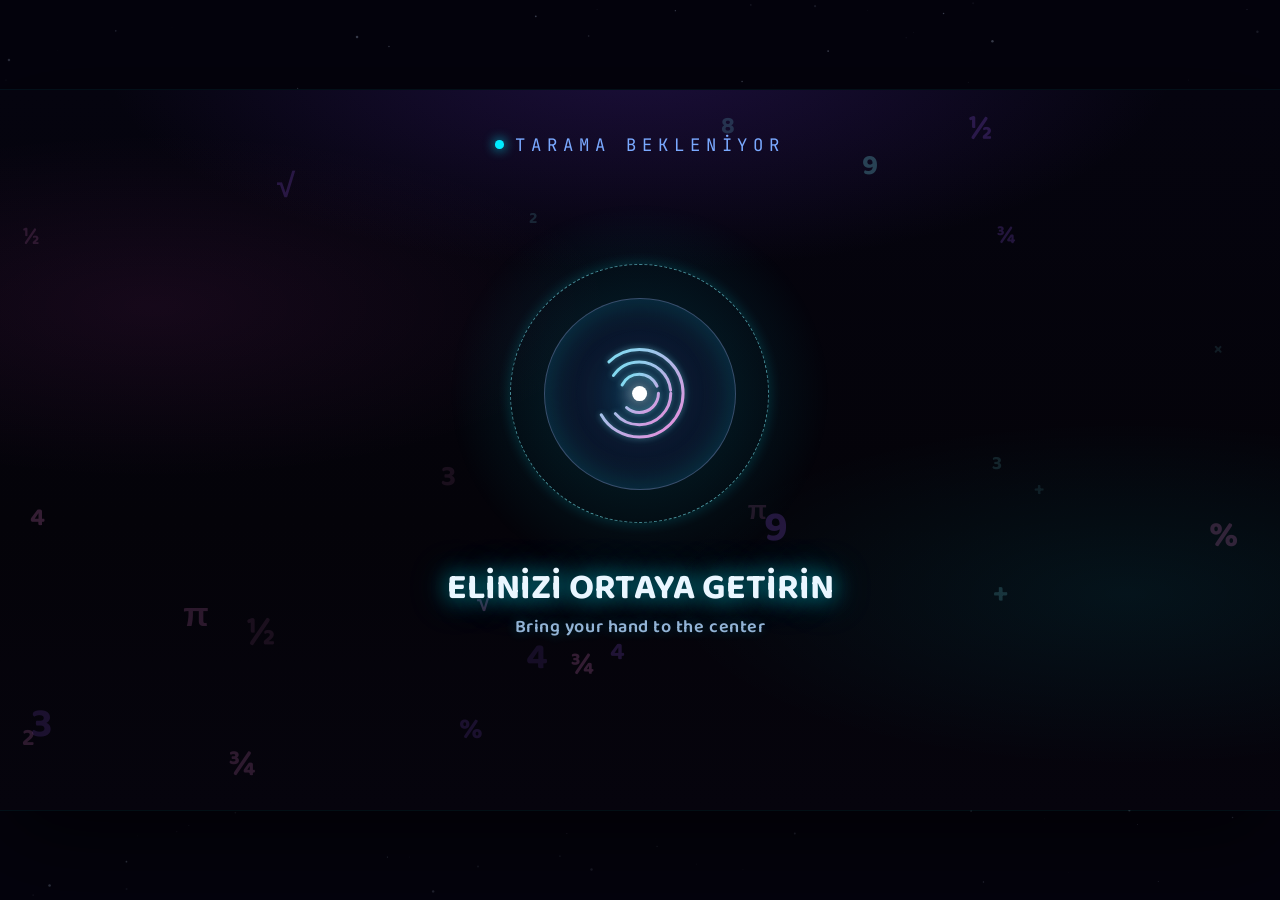
<file: web/index.html>
<!DOCTYPE html>
<html lang="tr">
<head>
<meta charset="utf-8">
<meta name="viewport" content="width=device-width, initial-scale=1, maximum-scale=1, user-scalable=no">
<title>Matematik Avı</title>
<!-- Fontlar YEREL (cevrimdisi kiosk): web/fonts/ altina gomulu; internet gerektirmez.
     Yenilemek/degistirmek icin: tools\fetch_fonts.ps1 -->
<link rel="stylesheet" href="fonts/fonts.css">
<link rel="stylesheet" href="styles.css?v=12">
</head>
<body>
  <!-- Kiosk hata izleme: yakalanmamış hata/promise sessizce ölmesin; konsola yaz
       + telemetriye kaydet (Rapor.bat "oyun nerede hata verdi" bölümü buradan
       beslenir). telemetry.js henüz yüklenmediyse __earlyErrors'ta bekletilir,
       yüklenince devralınır. Render döngüsü kurtarması lens.js watchdog'unda. -->
  <script>
    window.__earlyErrors = [];
    function __logErr(rec) {
      try {
        if (window.MA && window.MA.telemetry) window.MA.telemetry.log("js_error", rec);
        else window.__earlyErrors.push(rec);
      } catch (_) {}
    }
    window.addEventListener("error", function (e) {
      try { console.error("[kiosk] yakalanmamis hata:", e.message, (e.filename || "") + ":" + (e.lineno || "")); } catch (_) {}
      __logErr({ msg: String(e.message || "").slice(0, 300), src: ((e.filename || "") + ":" + (e.lineno || "")).slice(0, 200) });
    });
    window.addEventListener("unhandledrejection", function (e) {
      try { console.error("[kiosk] islenmemis promise reddi:", e.reason); } catch (_) {}
      __logErr({ msg: ("promise: " + String(e.reason)).slice(0, 300) });
    });
  </script>

  <!-- Tam-ekran arka plan yıldız alanı (sahnenin arkasında) -->
  <canvas id="mh-stars-page"></canvas>

  <!-- Letterbox'lı sabit 16:9 sahne. container-type:size -> cqmin = sahnenin küçük kenarının %1'i. -->
  <div id="stage">

    <!-- perspektif ızgara (merkeze maskeli) -->
    <div class="mh-grid"></div>

    <!-- ============ ATTRACT ============ -->
    <section id="screen-attract" class="screen">
      <div id="mh-floaters"></div>
      <!-- isimsiz liderlik tablosu (ilk 3) -->
      <aside class="leaderboard" id="mh-leaderboard">
        <div class="lb-title">LİDERLİK</div>
        <ol class="lb-list" id="mh-lb-list"></ol>
      </aside>
      <div class="attract-col">
        <div class="title">MATEMATİK AVI</div>
        <div class="subtitle">Hazır mısın?</div>
        <div class="start-wrap" id="mh-start-wrap">
          <div class="start-btn" id="mh-start" data-start="1">BAŞLA</div>
        </div>
        <div class="hint"><span class="dot"></span>Merceği BAŞLA'ya getir ve elini kapat</div>
      </div>
    </section>

    <!-- ============ PLAYING ============ -->
    <section id="screen-playing" class="screen">
      <!-- HUD: sayaçlar sol-üst -->
      <div class="hud-left">
        <div class="hud-line" id="mh-progress">SORU 1 · <span class="lvl">KOLAY</span></div>
        <div class="hud-line">DOĞRU <span id="mh-score">00</span></div>
        <div class="hud-line">PUAN <span id="mh-live-score">0</span></div>
        <div id="mh-timer">2:00</div>
      </div>
      <!-- HUD: soru üst-orta -->
      <div class="hud-prompt">
        <div id="mh-prompt">—</div>
      </div>
      <!-- HUD: RESET sağ-üst (gerçek köşe) -->
      <div id="mh-reset" data-reset="1">↻ RESET</div>

      <!-- token alanı -->
      <div id="mh-field"></div>

      <!-- merkez flaş -->
      <div id="mh-flash"></div>

      <!-- başlangıç geri sayımı (oyun tahtası arkada görünür) -->
      <div id="mh-countdown"><div class="cd-num"></div></div>
    </section>

    <!-- ============ RESULT ============ -->
    <section id="screen-result" class="screen">
      <div class="result-box">
        <div class="result-kicker">— Tur Bitti —</div>
        <div id="mh-result-msg">Bitti!</div>
        <div class="result-rank" id="mh-result-rank"></div>
        <div class="result-points">
          <span id="mh-result-score">0</span>
          <span class="pts">PUAN</span>
        </div>
        <div class="result-stats">
          <div class="result-score">
            <span class="lab">Doğru</span>
            <span id="mh-result-num">0/0</span>
          </div>
          <div class="result-score">
            <span class="lab">Süre</span>
            <span id="mh-result-time">0:00</span>
          </div>
        </div>
        <div class="result-foot">Başlangıç ekranına dönülüyor…</div>
      </div>
    </section>

    <!-- ============ LENS (kursör) ============ -->
    <div id="mh-lens">
      <div class="lens-pool"></div>
      <div id="mh-iris">
        <div class="iris-ring chroma-c"></div>
        <div class="iris-ring chroma-m"></div>
        <div class="iris-ring main"></div>
        <div class="iris-core"></div>
      </div>
    </div>

    <!-- Bağlantı/bayatlık rozeti (yalnızca ws modunda; canlıyken gizli, sorunlu iken görünür) -->
    <div id="mh-conn"><span class="cdot"></span></div>

    <!-- ============ KALİBRASYON GİRİŞ (ilk karşılama; görseller kalibrasyon-giris.html'den) ============ -->
    <div class="mk-stage" id="mk-stage">

      <!-- arka plan rakamları -->
      <div class="mk-floaters" id="mk-floaters" style="position:absolute;inset:0;z-index:5;"></div>

      <!-- üst durum (3 aşama: TARAMA BEKLENİYOR → TARANIYOR · %n → ERİŞİM SAĞLANDI) -->
      <div id="mk-lock" style="position:absolute;top:6cqmin;left:50%;transform:translateX(-50%);z-index:30;display:flex;align-items:center;gap:1.6cqmin;font-family:'JetBrains Mono',monospace;font-size:2.4cqmin;letter-spacing:0.34em;color:#7aa9ff;text-transform:uppercase;">
        <span style="width:1.2cqmin;height:1.2cqmin;border-radius:50%;background:#00EBFF;box-shadow:0 0 12px #00EBFF;animation:mk-pulse-dot 1.6s ease-in-out infinite;"></span>TARAMA BEKLENİYOR
      </div>

      <!-- merkez kolon -->
      <div style="position:absolute;inset:0;z-index:20;display:flex;flex-direction:column;align-items:center;justify-content:center;">

        <!-- biyometrik hedef -->
        <div id="mk-target" style="position:relative;width:36cqmin;height:36cqmin;display:flex;align-items:center;justify-content:center;will-change:transform;transition:transform 0.25s cubic-bezier(.2,.9,.25,1);">
          <!-- yumuşak halo -->
          <div id="mk-halo" style="position:absolute;inset:-34%;border-radius:50%;background:radial-gradient(circle,rgba(0,235,255,0.26),transparent 62%);opacity:0.6;transition:opacity 0.4s;pointer-events:none;"></div>
          <!-- partikül katmanı -->
          <div id="mk-fx" style="position:absolute;inset:-40%;pointer-events:none;overflow:visible;z-index:4;"></div>
          <!-- dış kesik halka (yavaş döner) -->
          <div style="position:absolute;inset:0;border-radius:50%;border:1.5px dashed rgba(125,243,255,0.55);box-shadow:0 0 14px rgba(0,235,255,0.18);animation:mk-tickspin 22s linear infinite;pointer-events:none;"></div>
          <!-- ilerleme halkası (tarama sırasında belirir) -->
          <div id="mk-ring" style="position:absolute;inset:2%;border-radius:50%;background:conic-gradient(from -90deg,#00EBFF 0deg,#7df3ff var(--p,0deg),rgba(140,160,220,0.07) var(--p,0deg));-webkit-mask:radial-gradient(circle,transparent 0 46%,#000 47% 50%,transparent 51%);mask:radial-gradient(circle,transparent 0 46%,#000 47% 50%,transparent 51%);opacity:0;transition:opacity 0.3s;pointer-events:none;"></div>
          <!-- iç bölge (el yerleştirme) -->
          <div style="position:absolute;inset:13%;border-radius:50%;overflow:hidden;background:radial-gradient(circle,rgba(24,36,80,0.55),rgba(7,9,24,0.72));border:1.5px solid rgba(150,200,255,0.34);box-shadow:inset 0 0 34px rgba(0,235,255,0.22);display:flex;align-items:center;justify-content:center;">
            <!-- iç içe dönen 3 eğri -->
            <svg id="mk-fp" viewBox="0 0 100 100" style="position:absolute;width:72%;height:72%;opacity:0.95;filter:drop-shadow(0 0 3px rgba(125,243,255,0.55));transition:opacity 0.3s,filter 0.3s;" fill="none" stroke="url(#mkfp)" stroke-width="2.2" stroke-linecap="round">
              <defs><linearGradient id="mkfp" x1="0" y1="0" x2="1" y2="1"><stop offset="0" stop-color="#7df3ff"></stop><stop offset="1" stop-color="#ff8fe4"></stop></linearGradient></defs>
              <circle cx="50" cy="50" r="32" stroke-dasharray="84 42" style="transform-box:fill-box;transform-origin:center;animation:mk-ringcw 9s linear infinite;"></circle>
              <circle cx="50" cy="50" r="23" stroke-dasharray="56 30" style="transform-box:fill-box;transform-origin:center;animation:mk-ringccw 6.5s linear infinite;"></circle>
              <circle cx="50" cy="50" r="14" stroke-dasharray="32 18" style="transform-box:fill-box;transform-origin:center;animation:mk-ringcw 4s linear infinite;"></circle>
            </svg>
            <!-- merkez nokta -->
            <div style="position:absolute;left:50%;top:50%;transform:translate(-50%,-50%);width:2.2cqmin;height:2.2cqmin;border-radius:50%;background:#fff;box-shadow:0 0 18px #fff,0 0 36px rgba(0,235,255,0.95),0 0 56px rgba(0,235,255,0.5);animation:mk-dotbreathe 1.9s ease-in-out infinite;"></div>
            <!-- yüzde -->
            <div id="mk-pct" style="position:absolute;bottom:12%;left:50%;transform:translateX(-50%);font-family:'JetBrains Mono',monospace;font-weight:700;font-size:3cqmin;letter-spacing:0.08em;color:#7df3ff;opacity:0;transition:opacity 0.3s;text-shadow:0 0 12px rgba(0,235,255,0.7);">0%</div>
          </div>
        </div>

        <!-- yönlendirme metni (TR) + altında daha küçük İngilizcesi -->
        <div id="mk-status" style="margin-top:6.5cqmin;font-family:'Baloo 2',sans-serif;font-weight:700;font-size:5cqmin;line-height:1;color:#eaf6ff;text-shadow:0 0 22px rgba(0,235,255,0.65),0 0 40px rgba(0,235,255,0.35);transition:color 0.25s;white-space:nowrap;">ELİNİZİ ORTAYA GETİRİN</div>
        <div id="mk-status-en" style="margin-top:1.7cqmin;font-family:'Baloo 2',sans-serif;font-weight:600;font-size:2.5cqmin;line-height:1;letter-spacing:0.03em;color:#9fc3e8;text-shadow:0 0 14px rgba(0,235,255,0.32);opacity:0.92;white-space:nowrap;">Bring your hand to the center</div>
      </div>
    </div>
  </div>

  <script src="js/telemetry.js?v=2"></script>
  <script src="js/questions.js?v=5"></script>
  <script src="js/tokens.js?v=6"></script>
  <script src="js/input.js?v=3"></script>
  <script src="js/lens.js?v=9"></script>
  <script src="js/leaderboard.js?v=2"></script>
  <script src="js/audio.js?v=7"></script>
  <script src="js/settings.js?v=3"></script>
  <script src="js/calibration.js?v=6"></script>
  <script src="js/game.js?v=11"></script>
</body>
</html>
</file>
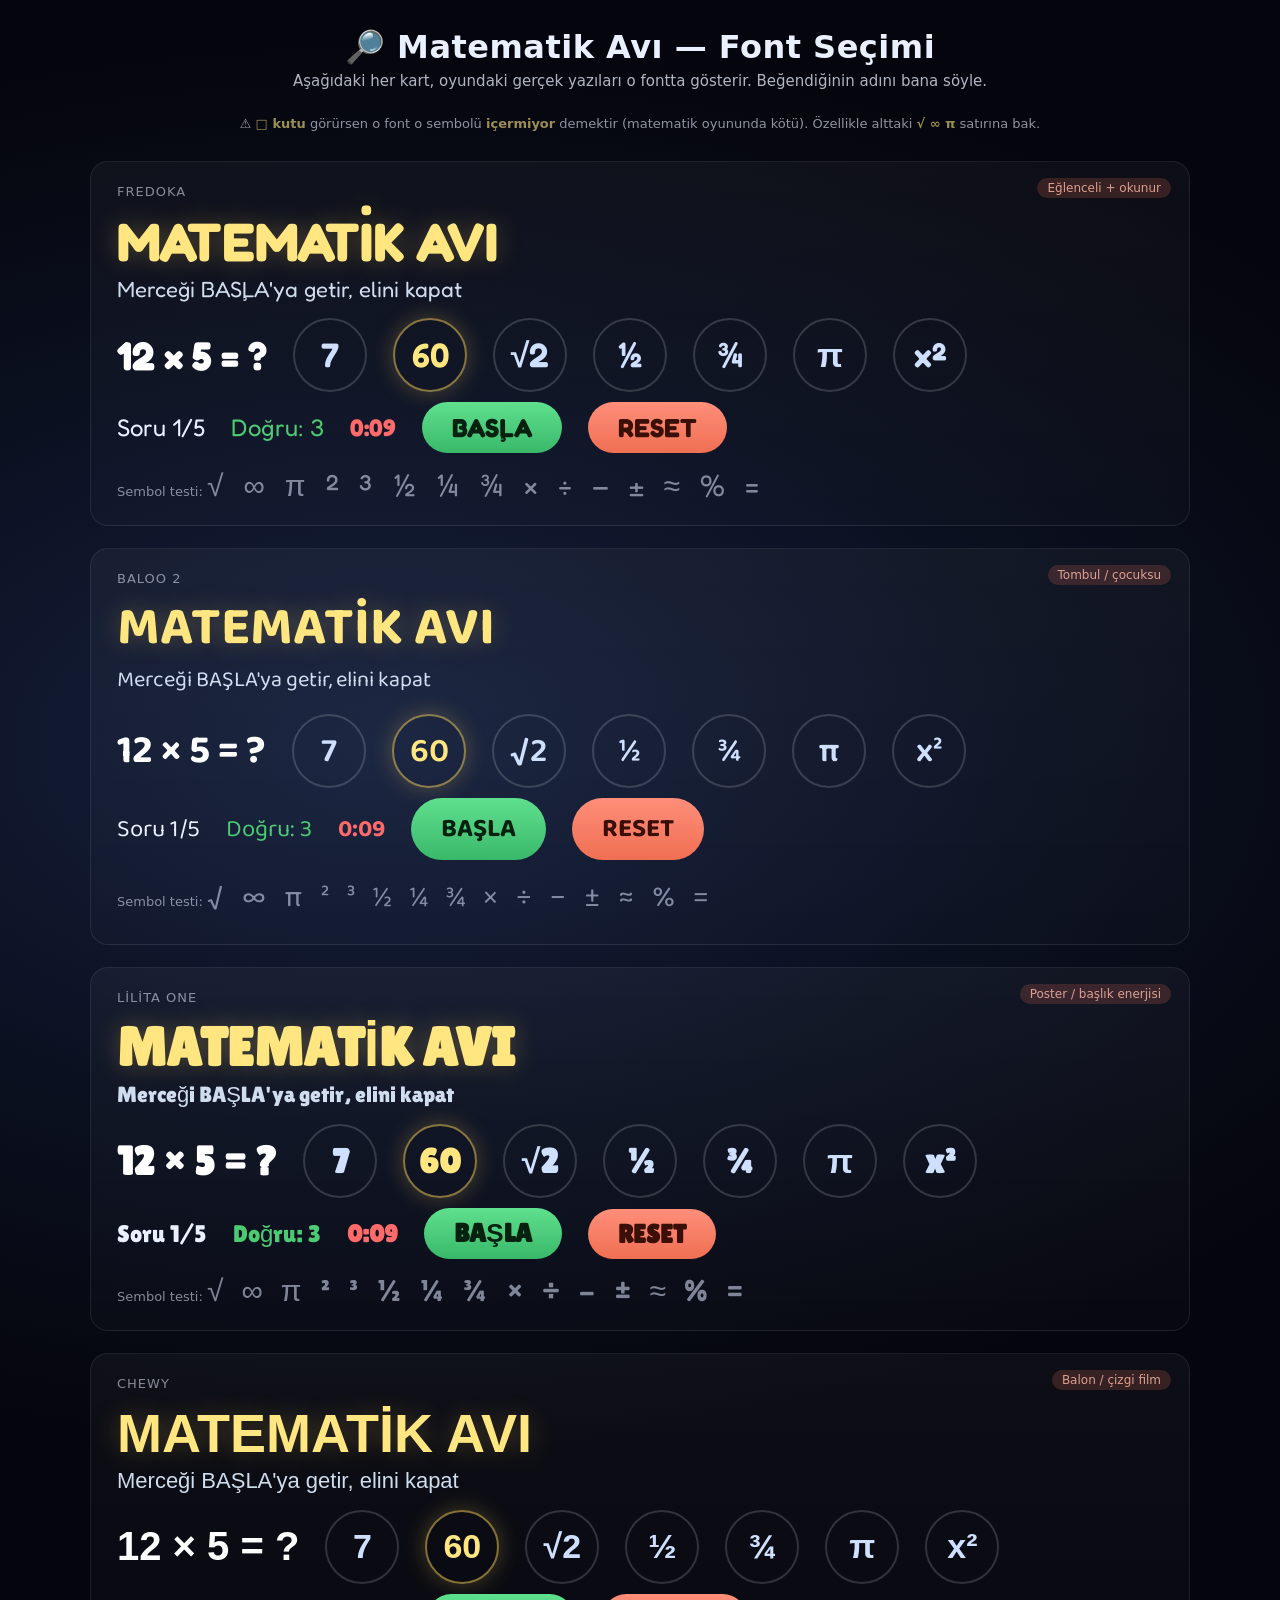
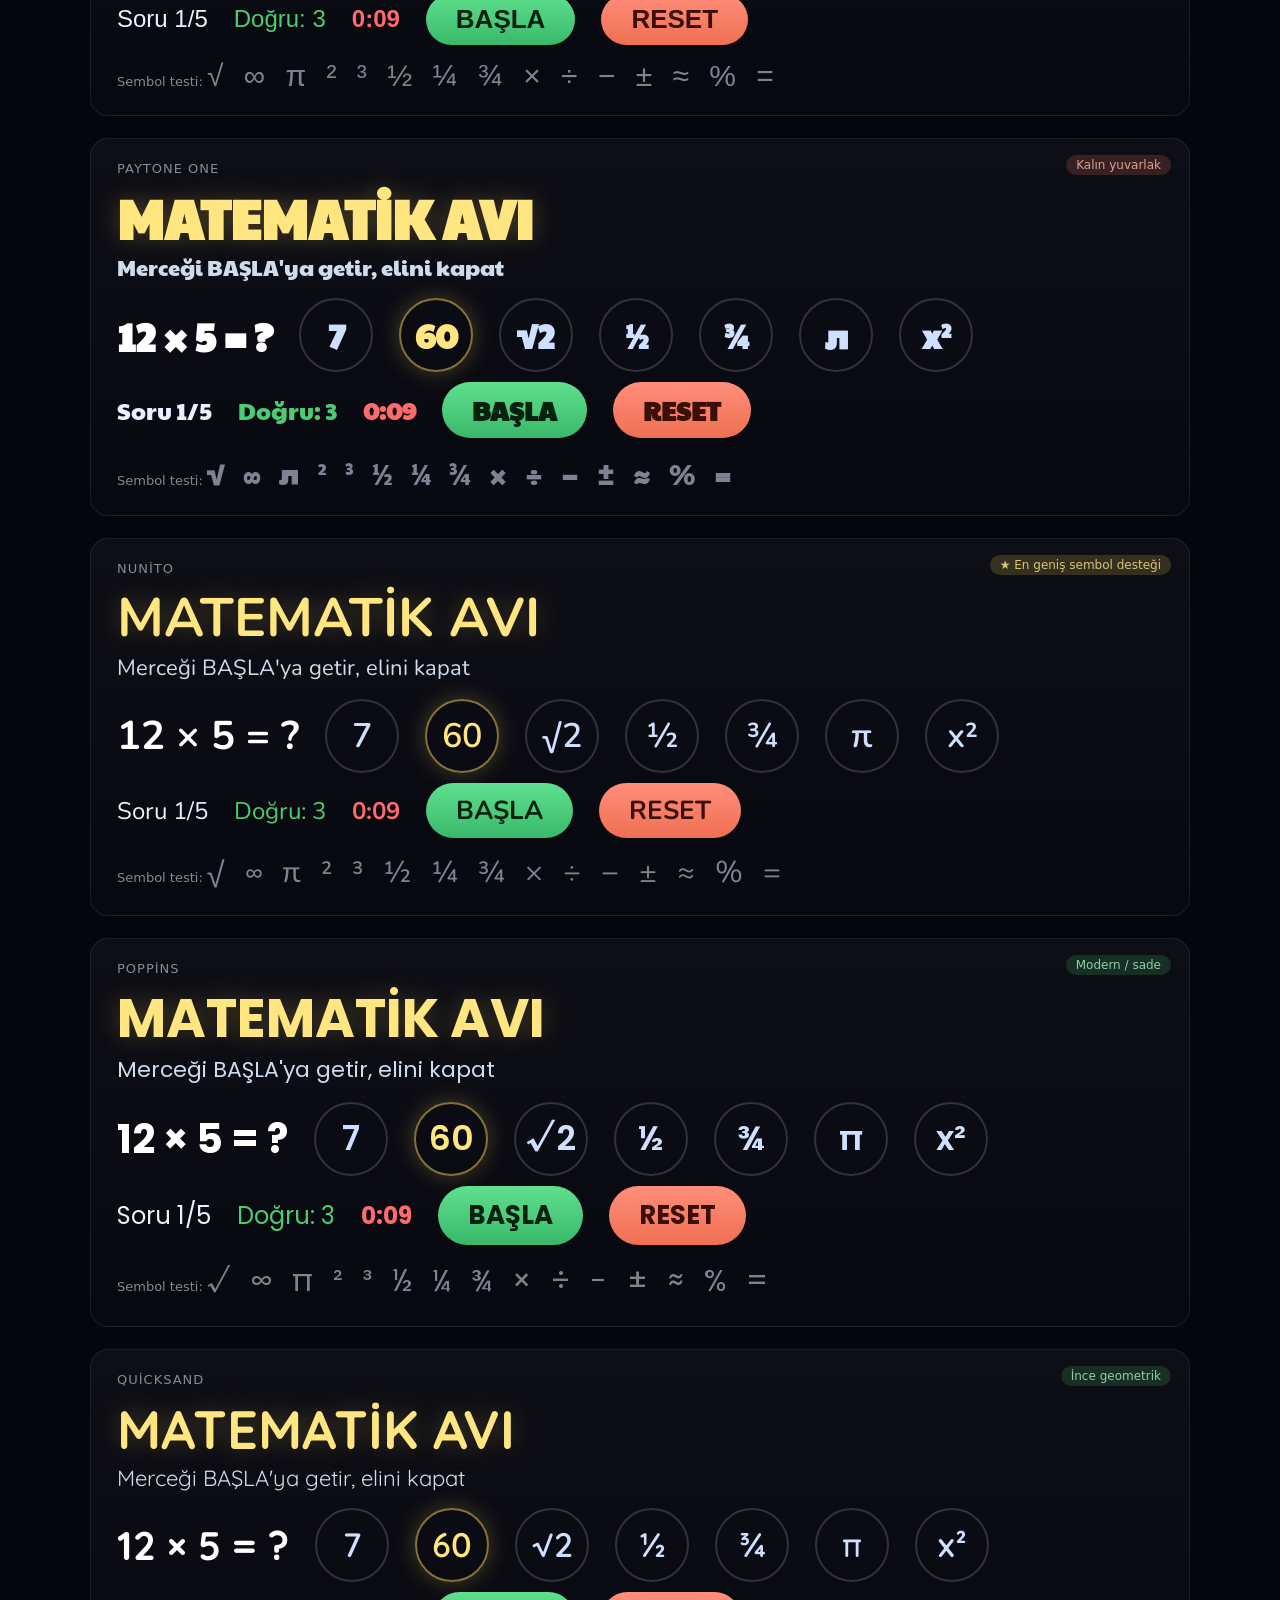
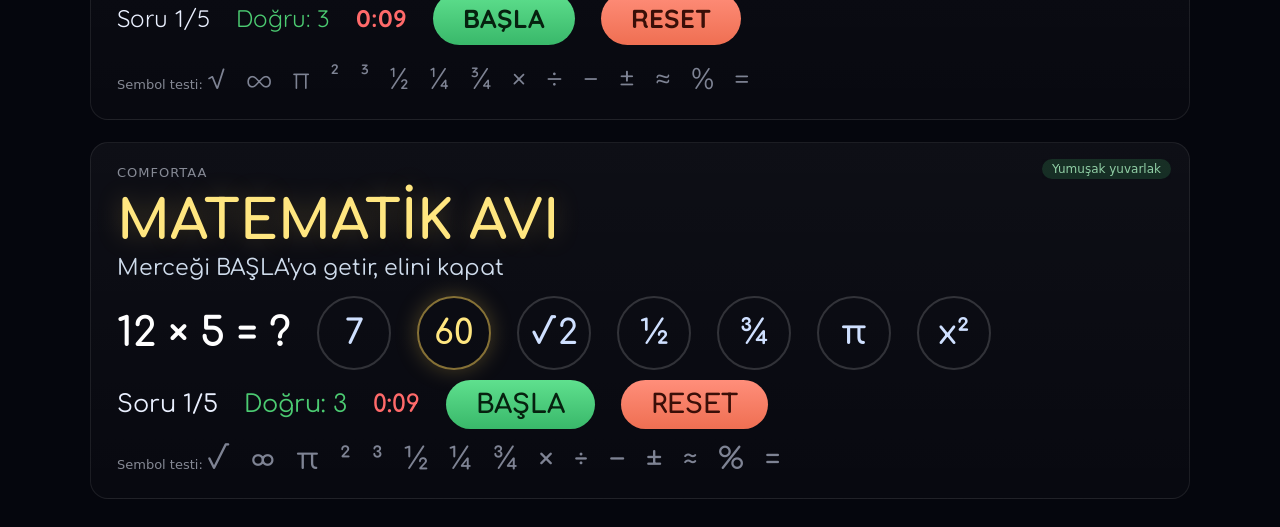
<file: font_preview.html>
<!DOCTYPE html>
<html lang="tr">
<head>
<meta charset="UTF-8">
<meta name="viewport" content="width=device-width, initial-scale=1.0">
<title>Matematik Avı — Font Seçimi</title>
<link rel="preconnect" href="https://fonts.googleapis.com">
<link rel="preconnect" href="https://fonts.gstatic.com" crossorigin>
<link href="https://fonts.googleapis.com/css2?family=Fredoka:wght@400;500;600;700&family=Baloo+2:wght@500;600;700;800&family=Lilita+One&family=Chewy&family=Nunito:wght@700;800;900&family=Poppins:wght@500;600;700&family=Quicksand:wght@500;600;700&family=Paytone+One&family=Comfortaa:wght@600;700&display=swap" rel="stylesheet">
<style>
  :root { --gold:#ffe680; --sky:#e0eeff; --green:#4ccb72; --orange:#f2735a; }
  * { box-sizing: border-box; }
  body {
    margin: 0; padding: 28px;
    background: radial-gradient(1200px 700px at 30% 20%, #16213e 0%, #0b1020 55%, #05060d 100%);
    color: #eaf0ff; font-family: system-ui, sans-serif;
  }
  h1 { text-align:center; font-weight:800; letter-spacing:.5px; margin:0 0 6px; }
  .lead { text-align:center; opacity:.75; margin:0 0 26px; font-size:15px; }
  .legend { text-align:center; opacity:.6; font-size:13px; margin-bottom:30px; }
  .legend b { color: var(--gold); }
  .grid { display:flex; flex-direction:column; gap:22px; max-width:1100px; margin:0 auto; }
  .card {
    background: linear-gradient(180deg, rgba(255,255,255,.04), rgba(255,255,255,.015));
    border: 1px solid rgba(255,255,255,.08); border-radius:18px; padding:22px 26px;
    position:relative; overflow:hidden;
  }
  .card::after {
    content:""; position:absolute; inset:0; pointer-events:none;
    background: radial-gradient(600px 200px at 85% -40%, rgba(120,150,255,.10), transparent 70%);
  }
  .tag {
    position:absolute; top:16px; right:18px; font-family:system-ui; font-size:12px;
    padding:3px 10px; border-radius:20px; background:rgba(255,255,255,.08); opacity:.85;
  }
  .tag.fun  { background:rgba(242,115,90,.22);  color:#ffb9a6; }
  .tag.read { background:rgba(76,203,114,.20);  color:#a8f0bf; }
  .tag.pick { background:rgba(255,214,90,.20);  color:#ffe680; }
  .fname { font-family:system-ui; font-size:13px; opacity:.55; margin-bottom:14px; letter-spacing:1px; text-transform:uppercase; }
  .title { font-size:54px; line-height:1.05; color:var(--gold); font-weight:700; margin:0 0 6px;
            text-shadow:0 0 24px rgba(255,210,90,.25); }
  .hint  { font-size:22px; color:var(--sky); opacity:.92; margin:0 0 16px; }
  .row   { display:flex; flex-wrap:wrap; align-items:center; gap:18px 26px; margin:10px 0; }
  .prompt{ font-size:40px; font-weight:700; color:#fff; }
  .tok   { font-size:34px; font-weight:600; color:#cfe0ff;
           border:2px solid rgba(255,255,255,.16); border-radius:50%;
           width:74px; height:74px; display:flex; align-items:center; justify-content:center; }
  .tok.correct { color:var(--gold); border-color:rgba(255,214,90,.5); box-shadow:0 0 22px rgba(255,214,90,.25); }
  .ui    { font-size:24px; }
  .ui .doğru { color:var(--green); }
  .ui .timer { color:#ff6a6a; font-weight:700; }
  .btn   { display:inline-flex; align-items:center; justify-content:center;
           padding:10px 30px; border-radius:40px; font-size:26px; font-weight:700; color:#06210f; }
  .btn.basla { background:linear-gradient(180deg,#5fe08e,#39b86a); }
  .btn.reset { background:linear-gradient(180deg,#ff8e7a,#ef6f52); color:#3a0f08; }
  .mathtest { font-family:system-ui; font-size:13px; opacity:.55; margin-top:14px; }
  .mathtest .glyphs { font-size:30px; opacity:1; color:#dfe7ff; letter-spacing:6px; }

  /* ---- font classes ---- */
  .f-fredoka  .title,.f-fredoka  .hint,.f-fredoka  .prompt,.f-fredoka  .tok,.f-fredoka  .ui,.f-fredoka  .btn,.f-fredoka  .glyphs { font-family:'Fredoka',sans-serif; }
  .f-baloo    .title,.f-baloo    .hint,.f-baloo    .prompt,.f-baloo    .tok,.f-baloo    .ui,.f-baloo    .btn,.f-baloo    .glyphs { font-family:'Baloo 2',sans-serif; }
  .f-lilita   .title,.f-lilita   .hint,.f-lilita   .prompt,.f-lilita   .tok,.f-lilita   .ui,.f-lilita   .btn,.f-lilita   .glyphs { font-family:'Lilita One',sans-serif; }
  .f-chewy    .title,.f-chewy    .hint,.f-chewy    .prompt,.f-chewy    .tok,.f-chewy    .ui,.f-chewy    .btn,.f-chewy    .glyphs { font-family:'Chewy',sans-serif; }
  .f-paytone  .title,.f-paytone  .hint,.f-paytone  .prompt,.f-paytone  .tok,.f-paytone  .ui,.f-paytone  .btn,.f-paytone  .glyphs { font-family:'Paytone One',sans-serif; }
  .f-nunito   .title,.f-nunito   .hint,.f-nunito   .prompt,.f-nunito   .tok,.f-nunito   .ui,.f-nunito   .btn,.f-nunito   .glyphs { font-family:'Nunito',sans-serif; }
  .f-poppins  .title,.f-poppins  .hint,.f-poppins  .prompt,.f-poppins  .tok,.f-poppins  .ui,.f-poppins  .btn,.f-poppins  .glyphs { font-family:'Poppins',sans-serif; }
  .f-quicksand.title,.f-quicksand .title,.f-quicksand .hint,.f-quicksand .prompt,.f-quicksand .tok,.f-quicksand .ui,.f-quicksand .btn,.f-quicksand .glyphs { font-family:'Quicksand',sans-serif; }
  .f-comfortaa .title,.f-comfortaa .hint,.f-comfortaa .prompt,.f-comfortaa .tok,.f-comfortaa .ui,.f-comfortaa .btn,.f-comfortaa .glyphs { font-family:'Comfortaa',sans-serif; }
</style>
</head>
<body>
  <h1>🔎 Matematik Avı — Font Seçimi</h1>
  <p class="lead">Aşağıdaki her kart, oyundaki gerçek yazıları o fontta gösterir. Beğendiğinin adını bana söyle.</p>
  <p class="legend">⚠️ <b>□ kutu</b> görürsen o font o sembolü <b>içermiyor</b> demektir (matematik oyununda kötü). Özellikle alttaki <b>√ ∞ π</b> satırına bak.</p>

  <div class="grid" id="grid"></div>

  <script>
    const fonts = [
      { cls:'f-fredoka',   name:'Fredoka',     tag:'fun',  tagtxt:'Eğlenceli + okunur' },
      { cls:'f-baloo',     name:'Baloo 2',     tag:'fun',  tagtxt:'Tombul / çocuksu' },
      { cls:'f-lilita',    name:'Lilita One',  tag:'fun',  tagtxt:'Poster / başlık enerjisi' },
      { cls:'f-chewy',     name:'Chewy',       tag:'fun',  tagtxt:'Balon / çizgi film' },
      { cls:'f-paytone',   name:'Paytone One', tag:'fun',  tagtxt:'Kalın yuvarlak' },
      { cls:'f-nunito',    name:'Nunito',      tag:'pick', tagtxt:'★ En geniş sembol desteği' },
      { cls:'f-poppins',   name:'Poppins',     tag:'read', tagtxt:'Modern / sade' },
      { cls:'f-quicksand', name:'Quicksand',   tag:'read', tagtxt:'İnce geometrik' },
      { cls:'f-comfortaa', name:'Comfortaa',   tag:'read', tagtxt:'Yumuşak yuvarlak' },
    ];
    const tpl = (f) => `
      <div class="card ${f.cls}">
        <span class="tag ${f.tag}">${f.tagtxt}</span>
        <div class="fname">${f.name}</div>
        <div class="title">MATEMATİK AVI</div>
        <div class="hint">Merceği BAŞLA'ya getir, elini kapat</div>
        <div class="row">
          <span class="prompt">12 × 5 = ?</span>
          <span class="tok">7</span>
          <span class="tok correct">60</span>
          <span class="tok">√2</span>
          <span class="tok">½</span>
          <span class="tok">¾</span>
          <span class="tok">π</span>
          <span class="tok">x²</span>
        </div>
        <div class="row ui">
          <span>Soru 1/5</span>
          <span class="doğru">Doğru: 3</span>
          <span class="timer">0:09</span>
          <span class="btn basla">BAŞLA</span>
          <span class="btn reset">RESET</span>
        </div>
        <div class="mathtest">Sembol testi: <span class="glyphs">√ ∞ π ² ³ ½ ¼ ¾ × ÷ − ± ≈ % =</span></div>
      </div>`;
    document.getElementById('grid').innerHTML = fonts.map(tpl).join('');
  </script>
</body>
</html>
</file>
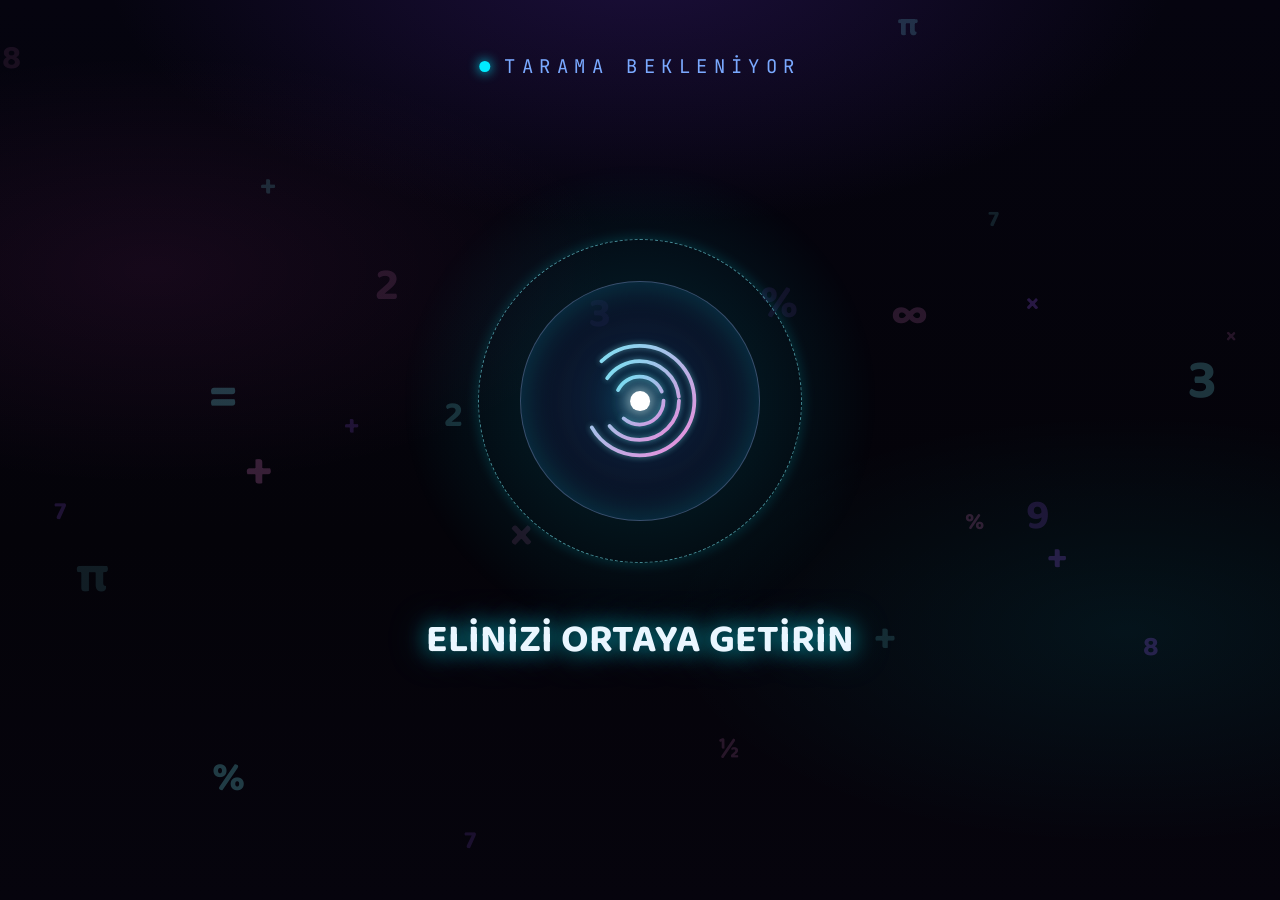
<file: kalibrasyon-giris.html>
<!DOCTYPE html>
<html lang="tr">
<head>
<meta charset="utf-8">
<meta name="viewport" content="width=device-width, initial-scale=1">
<title>Matematik Avı — Kalibrasyon Girişi</title>
<link rel="preconnect" href="https://fonts.googleapis.com">
<link rel="preconnect" href="https://fonts.gstatic.com" crossorigin>
<link href="https://fonts.googleapis.com/css2?family=Baloo+2:wght@600;700;800&family=JetBrains+Mono:wght@400;500;700&display=swap" rel="stylesheet">
<style>
  *{margin:0;padding:0;box-sizing:border-box;}
  html,body{height:100%;background:#04030d;color:#eef1ff;font-family:'Baloo 2',sans-serif;-webkit-font-smoothing:antialiased;}
  body{background:
    radial-gradient(ellipse 70% 50% at 50% -5%, rgba(80,40,160,0.30), transparent 60%),
    radial-gradient(ellipse 60% 40% at 12% 30%, rgba(255,74,214,0.07), transparent 60%),
    radial-gradient(ellipse 60% 40% at 88% 70%, rgba(0,235,255,0.07), transparent 60%),
    linear-gradient(180deg,#05040f,#040309 60%,#06040d);}

  /* ===== KALİBRASYON EKRANI ===== */
  .mk-stage{position:fixed;inset:0;overflow:hidden;container-type:size;}
  .mk-floaters span{position:absolute;font-family:'Baloo 2',sans-serif;font-weight:700;user-select:none;pointer-events:none;}

  @keyframes mk-breathe{0%,100%{transform:scale(1);filter:brightness(1);}50%{transform:scale(1.035);filter:brightness(1.12);}}
  @keyframes mk-drift{0%{transform:translateY(8px) rotate(0deg);}100%{transform:translateY(-26px) rotate(8deg);}}
  @keyframes mk-twinkle{0%,100%{opacity:0.18;}50%{opacity:0.5;}}
  @keyframes mk-pulse-dot{0%,100%{opacity:0.35;}50%{opacity:1;}}
  @keyframes mk-tickspin{to{transform:rotate(360deg);}}
  @keyframes mk-ringcw{to{transform:rotate(360deg);}}
  @keyframes mk-ringccw{to{transform:rotate(-360deg);}}
  @keyframes mk-dotbreathe{0%,100%{transform:translate(-50%,-50%) scale(1);filter:brightness(1);}50%{transform:translate(-50%,-50%) scale(1.18);filter:brightness(1.15);}}
</style>
</head>
<body>
<!--
  ENTEGRASYON
  -----------
  1. Bu dosyadaki <style>, .mk-stage markup'ı ve <script> bloğunu projenize taşıyın.
  2. El takibiniz (kamera) merceğin x/y konumunu MatematikKalibrasyon.setPointer(x, y) ile besler
     (x,y = .mk-stage içindeki piksel konumu). Fare ile test için aşağıdaki kod hazır.
  3. Kullanıcı elini KAPATTIĞINDA MatematikKalibrasyon.fist() çağırın (fare: tıklama).
  4. Tarama bitince 'kalibrasyon-tamam' event'i ve onComplete callback'i tetiklenir →
     kendi oyun ekranınıza geçin.
-->
<div class="mk-stage" id="mk-stage">

  <!-- arka plan rakamları -->
  <div class="mk-floaters" id="mk-floaters" style="position:absolute;inset:0;z-index:5;"></div>

  <!-- üst durum (3 aşama: TARAMA BEKLENİYOR → TARANIYOR · %n → ERİŞİM SAĞLANDI) -->
  <div id="mk-lock" style="position:absolute;top:6cqmin;left:50%;transform:translateX(-50%);z-index:30;display:flex;align-items:center;gap:1.6cqmin;font-family:'JetBrains Mono',monospace;font-size:2.1cqmin;letter-spacing:0.34em;color:#7aa9ff;text-transform:uppercase;">
    <span style="width:1.2cqmin;height:1.2cqmin;border-radius:50%;background:#00EBFF;box-shadow:0 0 12px #00EBFF;animation:mk-pulse-dot 1.6s ease-in-out infinite;"></span>TARAMA BEKLENİYOR
  </div>

  <!-- merkez kolon -->
  <div style="position:absolute;inset:0;z-index:20;display:flex;flex-direction:column;align-items:center;justify-content:center;">

    <!-- biyometrik hedef -->
    <div id="mk-target" style="position:relative;width:36cqmin;height:36cqmin;display:flex;align-items:center;justify-content:center;will-change:transform;transition:transform 0.25s cubic-bezier(.2,.9,.25,1);">
      <!-- yumuşak halo -->
      <div id="mk-halo" style="position:absolute;inset:-34%;border-radius:50%;background:radial-gradient(circle,rgba(0,235,255,0.26),transparent 62%);opacity:0.6;transition:opacity 0.4s;pointer-events:none;"></div>
      <!-- partikül katmanı -->
      <div id="mk-fx" style="position:absolute;inset:-40%;pointer-events:none;overflow:visible;z-index:4;"></div>
      <!-- dış kesik halka (yavaş döner) -->
      <div style="position:absolute;inset:0;border-radius:50%;border:1.5px dashed rgba(125,243,255,0.55);box-shadow:0 0 14px rgba(0,235,255,0.18);animation:mk-tickspin 22s linear infinite;pointer-events:none;"></div>
      <!-- ilerleme halkası (tarama sırasında belirir) -->
      <div id="mk-ring" style="position:absolute;inset:2%;border-radius:50%;background:conic-gradient(from -90deg,#00EBFF 0deg,#7df3ff var(--p,0deg),rgba(140,160,220,0.07) var(--p,0deg));-webkit-mask:radial-gradient(circle,transparent 0 46%,#000 47% 50%,transparent 51%);mask:radial-gradient(circle,transparent 0 46%,#000 47% 50%,transparent 51%);opacity:0;transition:opacity 0.3s;pointer-events:none;"></div>
      <!-- iç bölge (el yerleştirme) -->
      <div style="position:absolute;inset:13%;border-radius:50%;overflow:hidden;background:radial-gradient(circle,rgba(24,36,80,0.55),rgba(7,9,24,0.72));border:1.5px solid rgba(150,200,255,0.34);box-shadow:inset 0 0 34px rgba(0,235,255,0.22);display:flex;align-items:center;justify-content:center;">
        <!-- iç içe dönen 3 eğri -->
        <svg id="mk-fp" viewBox="0 0 100 100" style="position:absolute;width:72%;height:72%;opacity:0.95;filter:drop-shadow(0 0 3px rgba(125,243,255,0.55));transition:opacity 0.3s,filter 0.3s;" fill="none" stroke="url(#mkfp)" stroke-width="2.2" stroke-linecap="round">
          <defs><linearGradient id="mkfp" x1="0" y1="0" x2="1" y2="1"><stop offset="0" stop-color="#7df3ff"></stop><stop offset="1" stop-color="#ff8fe4"></stop></linearGradient></defs>
          <circle cx="50" cy="50" r="32" stroke-dasharray="84 42" style="transform-box:fill-box;transform-origin:center;animation:mk-ringcw 9s linear infinite;"></circle>
          <circle cx="50" cy="50" r="23" stroke-dasharray="56 30" style="transform-box:fill-box;transform-origin:center;animation:mk-ringccw 6.5s linear infinite;"></circle>
          <circle cx="50" cy="50" r="14" stroke-dasharray="32 18" style="transform-box:fill-box;transform-origin:center;animation:mk-ringcw 4s linear infinite;"></circle>
        </svg>
        <!-- merkez nokta -->
        <div style="position:absolute;left:50%;top:50%;transform:translate(-50%,-50%);width:2.2cqmin;height:2.2cqmin;border-radius:50%;background:#fff;box-shadow:0 0 18px #fff,0 0 36px rgba(0,235,255,0.95),0 0 56px rgba(0,235,255,0.5);animation:mk-dotbreathe 1.9s ease-in-out infinite;"></div>
        <!-- yüzde -->
        <div id="mk-pct" style="position:absolute;bottom:12%;left:50%;transform:translateX(-50%);font-family:'JetBrains Mono',monospace;font-weight:700;font-size:3cqmin;letter-spacing:0.08em;color:#7df3ff;opacity:0;transition:opacity 0.3s;text-shadow:0 0 12px rgba(0,235,255,0.7);">0%</div>
      </div>
    </div>

    <!-- yönlendirme metni -->
    <div id="mk-status" style="margin-top:6.5cqmin;font-family:'Baloo 2',sans-serif;font-weight:700;font-size:4.4cqmin;line-height:1;color:#eaf6ff;text-shadow:0 0 22px rgba(0,235,255,0.65),0 0 40px rgba(0,235,255,0.35);transition:color 0.25s;white-space:nowrap;">ELİNİZİ ORTAYA GETİRİN</div>
  </div>
</div>

<script>
(function(){
  const stage  = document.getElementById('mk-stage');
  const target = document.getElementById('mk-target');
  const halo   = document.getElementById('mk-halo');
  const ring   = document.getElementById('mk-ring');
  const fp     = document.getElementById('mk-fp');
  const pct    = document.getElementById('mk-pct');
  const fx     = document.getElementById('mk-fx');
  const status = document.getElementById('mk-status');
  const lock   = document.getElementById('mk-lock');

  let pointer = {x:0, y:0, present:false};
  let armed = false;
  let scanning = false;
  let calRaf = null, calPart = null, calDone = null;
  let onComplete = null;

  // ---- arka plan rakamları ----
  (function buildFloaters(){
    const host = document.getElementById('mk-floaters');
    const glyphs = ['7','3','½','π','%','9','4','=','∞','8','¾','+','×','2','√'];
    const cols = ['rgba(125,243,255,0.5)','rgba(159,95,255,0.5)','rgba(255,143,228,0.45)'];
    let html = '';
    for(let i=0;i<26;i++){
      const g = glyphs[Math.floor(Math.random()*glyphs.length)];
      html += '<span style="left:'+(Math.random()*96)+'%;top:'+(Math.random()*92)+'%;'
        + 'font-size:'+(2.2+Math.random()*4)+'cqmin;color:'+cols[Math.floor(Math.random()*cols.length)]+';'
        + 'opacity:'+(0.18+Math.random()*0.32)+';'
        + 'animation:mk-drift '+(5+Math.random()*5)+'s ease-in-out '+(Math.random()*3)+'s infinite alternate, '
        + 'mk-twinkle '+(2.5+Math.random()*3)+'s ease-in-out infinite;">'+g+'</span>';
    }
    host.innerHTML = html;
  })();

  // ---- merceği hedefe yaklaştırınca "armed" ----
  function updateArm(){
    if(scanning) return;
    const r = stage.getBoundingClientRect();
    const cx = r.width*0.5, cy = r.height*0.5;
    const d = Math.hypot(pointer.x-cx, pointer.y-cy);
    armed = pointer.present && d < r.width*0.13;
    target.style.transform = armed ? 'scale(1.07)' : 'scale(1)';
    halo.style.opacity     = armed ? '1' : '0.6';
    if(armed){ status.textContent='ŞİMDİ ELİNİZİ KAPATIN'; status.style.color='#7df3ff'; }
    else     { status.textContent='ELİNİZİ ORTAYA GETİRİN'; status.style.color='#eaf6ff'; }
  }

  // ---- tarama ----
  function startScan(){
    if(scanning || !armed) return;
    scanning = true; armed = false;

    target.style.transform = 'scale(1.05)';
    halo.style.opacity = '1';
    halo.style.background = 'radial-gradient(circle,rgba(0,235,255,0.42),rgba(125,243,255,0.12) 40%,transparent 66%)';
    ring.style.opacity = '1';
    pct.style.opacity = '1';
    lock.innerHTML = '<span style="width:1.2cqmin;height:1.2cqmin;border-radius:50%;background:#FFC83D;box-shadow:0 0 12px #FFC83D;"></span>TARANIYOR · <span id="mk-locknum">0</span>%';
    lock.style.color = '#FFC83D';
    status.textContent = 'TARAMA YAPILIYOR';
    status.style.color = '#FFC83D';
    status.style.textShadow = '0 0 22px rgba(255,200,61,0.65),0 0 40px rgba(255,200,61,0.3)';

    fp.style.filter = 'drop-shadow(0 0 8px rgba(125,243,255,1)) drop-shadow(0 0 18px rgba(0,235,255,0.85))';
    const circ = fp.querySelectorAll('circle'); const fast = ['1.4s','1s','0.6s'];
    circ.forEach((c,i)=>{ c.style.animationDuration = fast[i] || '1s'; });

    startParticles();

    const dur = 2500, t0 = performance.now();
    const step = (now)=>{
      const p = Math.min(1, (now-t0)/dur);
      const e = p<0.5 ? 2*p*p : 1-Math.pow(-2*p+2,2)/2;
      ring.style.setProperty('--p', (e*360).toFixed(1)+'deg');
      const pv = Math.round(e*100);
      pct.textContent = pv+'%';
      const ln = document.getElementById('mk-locknum'); if(ln) ln.textContent = pv;
      if(p<1){ calRaf = requestAnimationFrame(step); }
      else { finishScan(); }
    };
    calRaf = requestAnimationFrame(step);
  }

  function startParticles(){
    const cols = ['#7df3ff','#9be9ff','#ff8fe4','#ffffff'];
    const spawn = ()=>{
      const n = 1 + Math.floor(Math.random()*2);
      for(let i=0;i<n;i++){
        const s = document.createElement('span');
        const sz = (1.4+Math.random()*2.2).toFixed(1);
        const col = cols[Math.floor(Math.random()*cols.length)];
        s.style.cssText = 'position:absolute;left:50%;top:50%;width:'+sz+'px;height:'+sz+'px;border-radius:50%;background:'+col+';box-shadow:0 0 6px '+col+',0 0 12px '+col+';pointer-events:none;';
        fx.appendChild(s);
        const ang = Math.random()*Math.PI*2;
        const dist = fx.clientWidth*(0.22+Math.random()*0.26);
        const a = s.animate([
          {transform:'translate(-50%,-50%) translate(0,0) scale(0.4)',opacity:0},
          {opacity:1,offset:0.18},
          {transform:'translate(-50%,-50%) translate('+Math.cos(ang)*dist+'px,'+Math.sin(ang)*dist+'px) scale(1)',opacity:0}
        ],{duration:900+Math.random()*700, easing:'cubic-bezier(.2,.7,.3,1)'});
        a.onfinish = ()=>s.remove();
      }
    };
    spawn();
    calPart = setInterval(spawn, 150);
  }

  function stopParticles(){
    clearInterval(calPart);
    fx.innerHTML = '';
  }

  function finishScan(){
    stopParticles();
    halo.style.background = 'radial-gradient(circle,rgba(52,245,166,0.34),transparent 62%)';

    // tatmin edici bitiş
    target.animate([
      {transform:'scale(1.05)'},{transform:'scale(1.14)',offset:0.35},{transform:'scale(1)'}
    ],{duration:520, easing:'cubic-bezier(.25,1.3,.4,1)'});
    halo.animate([
      {opacity:1,filter:'brightness(1)'},{opacity:1,filter:'brightness(2.2)',offset:0.25},{opacity:1,filter:'brightness(1)'}
    ],{duration:520, easing:'ease-out'});
    for(let i=0;i<2;i++){
      const w = document.createElement('span');
      const col = i===0 ? '#34F5A6' : '#7df3ff';
      w.style.cssText = 'position:absolute;left:50%;top:50%;width:30%;height:30%;border-radius:50%;border:2px solid '+col+';box-shadow:0 0 18px '+col+';pointer-events:none;';
      fx.appendChild(w);
      const a = w.animate([
        {transform:'translate(-50%,-50%) scale(0.5)',opacity:0.95},
        {transform:'translate(-50%,-50%) scale(2.3)',opacity:0}
      ],{duration:620, delay:i*120, easing:'cubic-bezier(.2,.7,.3,1)'});
      a.onfinish = ()=>w.remove();
    }
    for(let i=0;i<14;i++){
      const s = document.createElement('span');
      s.style.cssText = 'position:absolute;left:50%;top:50%;width:3px;height:3px;border-radius:50%;background:#aef9d8;box-shadow:0 0 8px #34F5A6;pointer-events:none;';
      fx.appendChild(s);
      const ang = (i/14)*Math.PI*2, dist = fx.clientWidth*(0.28+Math.random()*0.12);
      const a = s.animate([
        {transform:'translate(-50%,-50%) translate(0,0) scale(1)',opacity:1},
        {transform:'translate(-50%,-50%) translate('+Math.cos(ang)*dist+'px,'+Math.sin(ang)*dist+'px) scale(0.3)',opacity:0}
      ],{duration:560, easing:'cubic-bezier(.15,.8,.3,1)'});
      a.onfinish = ()=>s.remove();
    }

    fp.style.filter = 'drop-shadow(0 0 6px rgba(52,245,166,1)) drop-shadow(0 0 14px rgba(52,245,166,0.7))';
    const circ = fp.querySelectorAll('circle'); const base = ['9s','6.5s','4s'];
    circ.forEach((c,i)=>{ c.style.animationDuration = base[i] || '6s'; });

    pct.textContent = '100%';
    status.textContent = 'TARAMA TAMAMLANDI';
    status.style.color = '#34F5A6';
    status.style.textShadow = '0 0 24px rgba(52,245,166,0.7),0 0 44px rgba(52,245,166,0.35)';
    lock.innerHTML = '<span style="width:1.2cqmin;height:1.2cqmin;border-radius:50%;background:#34F5A6;box-shadow:0 0 12px #34F5A6;"></span>ERİŞİM SAĞLANDI';
    lock.style.color = '#34F5A6';

    clearTimeout(calDone);
    calDone = setTimeout(()=>{
      scanning = false;
      stage.dispatchEvent(new CustomEvent('kalibrasyon-tamam', {bubbles:true}));
      if(typeof onComplete === 'function') onComplete();
    }, 1050);
  }

  function reset(){
    clearTimeout(calDone); clearInterval(calPart); cancelAnimationFrame(calRaf);
    scanning = false; armed = false; fx.innerHTML = '';
    ring.style.opacity = '0'; pct.style.opacity = '0'; pct.textContent = '0%';
    ring.style.setProperty('--p','0deg');
    halo.style.opacity = '0.6';
    halo.style.background = 'radial-gradient(circle,rgba(0,235,255,0.26),transparent 62%)';
    fp.style.filter = 'drop-shadow(0 0 3px rgba(125,243,255,0.55))';
    fp.querySelectorAll('circle').forEach((c,i)=>{ c.style.animationDuration = ['9s','6.5s','4s'][i]; });
    target.style.transform = 'scale(1)';
    status.textContent = 'ELİNİZİ ORTAYA GETİRİN'; status.style.color = '#eaf6ff';
    status.style.textShadow = '0 0 22px rgba(0,235,255,0.65),0 0 40px rgba(0,235,255,0.35)';
    lock.innerHTML = '<span style="width:1.2cqmin;height:1.2cqmin;border-radius:50%;background:#00EBFF;box-shadow:0 0 12px #00EBFF;animation:mk-pulse-dot 1.6s ease-in-out infinite;"></span>TARAMA BEKLENİYOR';
    lock.style.color = '#7aa9ff';
  }

  // ===== GENEL API =====
  window.MatematikKalibrasyon = {
    // El takibinden mercek konumunu besle (.mk-stage içi piksel)
    setPointer(x, y){ pointer.x = x; pointer.y = y; pointer.present = true; updateArm(); },
    clearPointer(){ pointer.present = false; updateArm(); },
    // El kapandığında çağır → mercek hedefteyse tarama başlar
    fist(){ startScan(); },
    // Tarama tamamlanınca tetiklenecek callback
    onComplete(cb){ onComplete = cb; },
    reset
  };

  // ===== FARE İLE TEST (gerçek el takibinde kaldırın) =====
  stage.addEventListener('mousemove', (e)=>{
    const r = stage.getBoundingClientRect();
    MatematikKalibrasyon.setPointer(e.clientX-r.left, e.clientY-r.top);
  });
  stage.addEventListener('mouseleave', ()=> MatematikKalibrasyon.clearPointer());
  stage.addEventListener('click', ()=> MatematikKalibrasyon.fist());

  // demo: tamamlanınca kısa süre sonra sıfırla (gerçek kodda oyun ekranına geçin)
  MatematikKalibrasyon.onComplete(()=>{ setTimeout(reset, 1400); });
})();
</script>
</body>
</html>
</file>
<file: web/fonts/fonts.css>
﻿/* YEREL fontlar - tools/fetch_fonts.ps1 ile uretildi (cevrimdisi kiosk). */
/* devanagari */
@font-face {
  font-family: 'Baloo 2';
  font-style: normal;
  font-weight: 500;
  font-display: swap;
  src: url(f1.woff2) format('woff2');
  unicode-range: U+0900-097F, U+1CD0-1CF9, U+200C-200D, U+20A8, U+20B9, U+20F0, U+25CC, U+A830-A839, U+A8E0-A8FF, U+11B00-11B09;
}
/* vietnamese */
@font-face {
  font-family: 'Baloo 2';
  font-style: normal;
  font-weight: 500;
  font-display: swap;
  src: url(f2.woff2) format('woff2');
  unicode-range: U+0102-0103, U+0110-0111, U+0128-0129, U+0168-0169, U+01A0-01A1, U+01AF-01B0, U+0300-0301, U+0303-0304, U+0308-0309, U+0323, U+0329, U+1EA0-1EF9, U+20AB;
}
/* latin-ext */
@font-face {
  font-family: 'Baloo 2';
  font-style: normal;
  font-weight: 500;
  font-display: swap;
  src: url(f3.woff2) format('woff2');
  unicode-range: U+0100-02BA, U+02BD-02C5, U+02C7-02CC, U+02CE-02D7, U+02DD-02FF, U+0304, U+0308, U+0329, U+1D00-1DBF, U+1E00-1E9F, U+1EF2-1EFF, U+2020, U+20A0-20AB, U+20AD-20C0, U+2113, U+2C60-2C7F, U+A720-A7FF;
}
/* latin */
@font-face {
  font-family: 'Baloo 2';
  font-style: normal;
  font-weight: 500;
  font-display: swap;
  src: url(f4.woff2) format('woff2');
  unicode-range: U+0000-00FF, U+0131, U+0152-0153, U+02BB-02BC, U+02C6, U+02DA, U+02DC, U+0304, U+0308, U+0329, U+2000-206F, U+20AC, U+2122, U+2191, U+2193, U+2212, U+2215, U+FEFF, U+FFFD;
}
/* devanagari */
@font-face {
  font-family: 'Baloo 2';
  font-style: normal;
  font-weight: 600;
  font-display: swap;
  src: url(f1.woff2) format('woff2');
  unicode-range: U+0900-097F, U+1CD0-1CF9, U+200C-200D, U+20A8, U+20B9, U+20F0, U+25CC, U+A830-A839, U+A8E0-A8FF, U+11B00-11B09;
}
/* vietnamese */
@font-face {
  font-family: 'Baloo 2';
  font-style: normal;
  font-weight: 600;
  font-display: swap;
  src: url(f2.woff2) format('woff2');
  unicode-range: U+0102-0103, U+0110-0111, U+0128-0129, U+0168-0169, U+01A0-01A1, U+01AF-01B0, U+0300-0301, U+0303-0304, U+0308-0309, U+0323, U+0329, U+1EA0-1EF9, U+20AB;
}
/* latin-ext */
@font-face {
  font-family: 'Baloo 2';
  font-style: normal;
  font-weight: 600;
  font-display: swap;
  src: url(f3.woff2) format('woff2');
  unicode-range: U+0100-02BA, U+02BD-02C5, U+02C7-02CC, U+02CE-02D7, U+02DD-02FF, U+0304, U+0308, U+0329, U+1D00-1DBF, U+1E00-1E9F, U+1EF2-1EFF, U+2020, U+20A0-20AB, U+20AD-20C0, U+2113, U+2C60-2C7F, U+A720-A7FF;
}
/* latin */
@font-face {
  font-family: 'Baloo 2';
  font-style: normal;
  font-weight: 600;
  font-display: swap;
  src: url(f4.woff2) format('woff2');
  unicode-range: U+0000-00FF, U+0131, U+0152-0153, U+02BB-02BC, U+02C6, U+02DA, U+02DC, U+0304, U+0308, U+0329, U+2000-206F, U+20AC, U+2122, U+2191, U+2193, U+2212, U+2215, U+FEFF, U+FFFD;
}
/* devanagari */
@font-face {
  font-family: 'Baloo 2';
  font-style: normal;
  font-weight: 700;
  font-display: swap;
  src: url(f1.woff2) format('woff2');
  unicode-range: U+0900-097F, U+1CD0-1CF9, U+200C-200D, U+20A8, U+20B9, U+20F0, U+25CC, U+A830-A839, U+A8E0-A8FF, U+11B00-11B09;
}
/* vietnamese */
@font-face {
  font-family: 'Baloo 2';
  font-style: normal;
  font-weight: 700;
  font-display: swap;
  src: url(f2.woff2) format('woff2');
  unicode-range: U+0102-0103, U+0110-0111, U+0128-0129, U+0168-0169, U+01A0-01A1, U+01AF-01B0, U+0300-0301, U+0303-0304, U+0308-0309, U+0323, U+0329, U+1EA0-1EF9, U+20AB;
}
/* latin-ext */
@font-face {
  font-family: 'Baloo 2';
  font-style: normal;
  font-weight: 700;
  font-display: swap;
  src: url(f3.woff2) format('woff2');
  unicode-range: U+0100-02BA, U+02BD-02C5, U+02C7-02CC, U+02CE-02D7, U+02DD-02FF, U+0304, U+0308, U+0329, U+1D00-1DBF, U+1E00-1E9F, U+1EF2-1EFF, U+2020, U+20A0-20AB, U+20AD-20C0, U+2113, U+2C60-2C7F, U+A720-A7FF;
}
/* latin */
@font-face {
  font-family: 'Baloo 2';
  font-style: normal;
  font-weight: 700;
  font-display: swap;
  src: url(f4.woff2) format('woff2');
  unicode-range: U+0000-00FF, U+0131, U+0152-0153, U+02BB-02BC, U+02C6, U+02DA, U+02DC, U+0304, U+0308, U+0329, U+2000-206F, U+20AC, U+2122, U+2191, U+2193, U+2212, U+2215, U+FEFF, U+FFFD;
}
/* devanagari */
@font-face {
  font-family: 'Baloo 2';
  font-style: normal;
  font-weight: 800;
  font-display: swap;
  src: url(f1.woff2) format('woff2');
  unicode-range: U+0900-097F, U+1CD0-1CF9, U+200C-200D, U+20A8, U+20B9, U+20F0, U+25CC, U+A830-A839, U+A8E0-A8FF, U+11B00-11B09;
}
/* vietnamese */
@font-face {
  font-family: 'Baloo 2';
  font-style: normal;
  font-weight: 800;
  font-display: swap;
  src: url(f2.woff2) format('woff2');
  unicode-range: U+0102-0103, U+0110-0111, U+0128-0129, U+0168-0169, U+01A0-01A1, U+01AF-01B0, U+0300-0301, U+0303-0304, U+0308-0309, U+0323, U+0329, U+1EA0-1EF9, U+20AB;
}
/* latin-ext */
@font-face {
  font-family: 'Baloo 2';
  font-style: normal;
  font-weight: 800;
  font-display: swap;
  src: url(f3.woff2) format('woff2');
  unicode-range: U+0100-02BA, U+02BD-02C5, U+02C7-02CC, U+02CE-02D7, U+02DD-02FF, U+0304, U+0308, U+0329, U+1D00-1DBF, U+1E00-1E9F, U+1EF2-1EFF, U+2020, U+20A0-20AB, U+20AD-20C0, U+2113, U+2C60-2C7F, U+A720-A7FF;
}
/* latin */
@font-face {
  font-family: 'Baloo 2';
  font-style: normal;
  font-weight: 800;
  font-display: swap;
  src: url(f4.woff2) format('woff2');
  unicode-range: U+0000-00FF, U+0131, U+0152-0153, U+02BB-02BC, U+02C6, U+02DA, U+02DC, U+0304, U+0308, U+0329, U+2000-206F, U+20AC, U+2122, U+2191, U+2193, U+2212, U+2215, U+FEFF, U+FFFD;
}
/* cyrillic-ext */
@font-face {
  font-family: 'JetBrains Mono';
  font-style: normal;
  font-weight: 400;
  font-display: swap;
  src: url(f5.woff2) format('woff2');
  unicode-range: U+0460-052F, U+1C80-1C8A, U+20B4, U+2DE0-2DFF, U+A640-A69F, U+FE2E-FE2F;
}
/* cyrillic */
@font-face {
  font-family: 'JetBrains Mono';
  font-style: normal;
  font-weight: 400;
  font-display: swap;
  src: url(f6.woff2) format('woff2');
  unicode-range: U+0301, U+0400-045F, U+0490-0491, U+04B0-04B1, U+2116;
}
/* greek */
@font-face {
  font-family: 'JetBrains Mono';
  font-style: normal;
  font-weight: 400;
  font-display: swap;
  src: url(f7.woff2) format('woff2');
  unicode-range: U+0370-0377, U+037A-037F, U+0384-038A, U+038C, U+038E-03A1, U+03A3-03FF;
}
/* vietnamese */
@font-face {
  font-family: 'JetBrains Mono';
  font-style: normal;
  font-weight: 400;
  font-display: swap;
  src: url(f8.woff2) format('woff2');
  unicode-range: U+0102-0103, U+0110-0111, U+0128-0129, U+0168-0169, U+01A0-01A1, U+01AF-01B0, U+0300-0301, U+0303-0304, U+0308-0309, U+0323, U+0329, U+1EA0-1EF9, U+20AB;
}
/* latin-ext */
@font-face {
  font-family: 'JetBrains Mono';
  font-style: normal;
  font-weight: 400;
  font-display: swap;
  src: url(f9.woff2) format('woff2');
  unicode-range: U+0100-02BA, U+02BD-02C5, U+02C7-02CC, U+02CE-02D7, U+02DD-02FF, U+0304, U+0308, U+0329, U+1D00-1DBF, U+1E00-1E9F, U+1EF2-1EFF, U+2020, U+20A0-20AB, U+20AD-20C0, U+2113, U+2C60-2C7F, U+A720-A7FF;
}
/* latin */
@font-face {
  font-family: 'JetBrains Mono';
  font-style: normal;
  font-weight: 400;
  font-display: swap;
  src: url(f10.woff2) format('woff2');
  unicode-range: U+0000-00FF, U+0131, U+0152-0153, U+02BB-02BC, U+02C6, U+02DA, U+02DC, U+0304, U+0308, U+0329, U+2000-206F, U+20AC, U+2122, U+2191, U+2193, U+2212, U+2215, U+FEFF, U+FFFD;
}
/* cyrillic-ext */
@font-face {
  font-family: 'JetBrains Mono';
  font-style: normal;
  font-weight: 500;
  font-display: swap;
  src: url(f5.woff2) format('woff2');
  unicode-range: U+0460-052F, U+1C80-1C8A, U+20B4, U+2DE0-2DFF, U+A640-A69F, U+FE2E-FE2F;
}
/* cyrillic */
@font-face {
  font-family: 'JetBrains Mono';
  font-style: normal;
  font-weight: 500;
  font-display: swap;
  src: url(f6.woff2) format('woff2');
  unicode-range: U+0301, U+0400-045F, U+0490-0491, U+04B0-04B1, U+2116;
}
/* greek */
@font-face {
  font-family: 'JetBrains Mono';
  font-style: normal;
  font-weight: 500;
  font-display: swap;
  src: url(f7.woff2) format('woff2');
  unicode-range: U+0370-0377, U+037A-037F, U+0384-038A, U+038C, U+038E-03A1, U+03A3-03FF;
}
/* vietnamese */
@font-face {
  font-family: 'JetBrains Mono';
  font-style: normal;
  font-weight: 500;
  font-display: swap;
  src: url(f8.woff2) format('woff2');
  unicode-range: U+0102-0103, U+0110-0111, U+0128-0129, U+0168-0169, U+01A0-01A1, U+01AF-01B0, U+0300-0301, U+0303-0304, U+0308-0309, U+0323, U+0329, U+1EA0-1EF9, U+20AB;
}
/* latin-ext */
@font-face {
  font-family: 'JetBrains Mono';
  font-style: normal;
  font-weight: 500;
  font-display: swap;
  src: url(f9.woff2) format('woff2');
  unicode-range: U+0100-02BA, U+02BD-02C5, U+02C7-02CC, U+02CE-02D7, U+02DD-02FF, U+0304, U+0308, U+0329, U+1D00-1DBF, U+1E00-1E9F, U+1EF2-1EFF, U+2020, U+20A0-20AB, U+20AD-20C0, U+2113, U+2C60-2C7F, U+A720-A7FF;
}
/* latin */
@font-face {
  font-family: 'JetBrains Mono';
  font-style: normal;
  font-weight: 500;
  font-display: swap;
  src: url(f10.woff2) format('woff2');
  unicode-range: U+0000-00FF, U+0131, U+0152-0153, U+02BB-02BC, U+02C6, U+02DA, U+02DC, U+0304, U+0308, U+0329, U+2000-206F, U+20AC, U+2122, U+2191, U+2193, U+2212, U+2215, U+FEFF, U+FFFD;
}
/* cyrillic-ext */
@font-face {
  font-family: 'JetBrains Mono';
  font-style: normal;
  font-weight: 700;
  font-display: swap;
  src: url(f5.woff2) format('woff2');
  unicode-range: U+0460-052F, U+1C80-1C8A, U+20B4, U+2DE0-2DFF, U+A640-A69F, U+FE2E-FE2F;
}
/* cyrillic */
@font-face {
  font-family: 'JetBrains Mono';
  font-style: normal;
  font-weight: 700;
  font-display: swap;
  src: url(f6.woff2) format('woff2');
  unicode-range: U+0301, U+0400-045F, U+0490-0491, U+04B0-04B1, U+2116;
}
/* greek */
@font-face {
  font-family: 'JetBrains Mono';
  font-style: normal;
  font-weight: 700;
  font-display: swap;
  src: url(f7.woff2) format('woff2');
  unicode-range: U+0370-0377, U+037A-037F, U+0384-038A, U+038C, U+038E-03A1, U+03A3-03FF;
}
/* vietnamese */
@font-face {
  font-family: 'JetBrains Mono';
  font-style: normal;
  font-weight: 700;
  font-display: swap;
  src: url(f8.woff2) format('woff2');
  unicode-range: U+0102-0103, U+0110-0111, U+0128-0129, U+0168-0169, U+01A0-01A1, U+01AF-01B0, U+0300-0301, U+0303-0304, U+0308-0309, U+0323, U+0329, U+1EA0-1EF9, U+20AB;
}
/* latin-ext */
@font-face {
  font-family: 'JetBrains Mono';
  font-style: normal;
  font-weight: 700;
  font-display: swap;
  src: url(f9.woff2) format('woff2');
  unicode-range: U+0100-02BA, U+02BD-02C5, U+02C7-02CC, U+02CE-02D7, U+02DD-02FF, U+0304, U+0308, U+0329, U+1D00-1DBF, U+1E00-1E9F, U+1EF2-1EFF, U+2020, U+20A0-20AB, U+20AD-20C0, U+2113, U+2C60-2C7F, U+A720-A7FF;
}
/* latin */
@font-face {
  font-family: 'JetBrains Mono';
  font-style: normal;
  font-weight: 700;
  font-display: swap;
  src: url(f10.woff2) format('woff2');
  unicode-range: U+0000-00FF, U+0131, U+0152-0153, U+02BB-02BC, U+02C6, U+02DA, U+02DC, U+0304, U+0308, U+0329, U+2000-206F, U+20AC, U+2122, U+2191, U+2193, U+2212, U+2215, U+FEFF, U+FFFD;
}
/* vietnamese */
@font-face {
  font-family: 'Space Grotesk';
  font-style: normal;
  font-weight: 400;
  font-display: swap;
  src: url(f11.woff2) format('woff2');
  unicode-range: U+0102-0103, U+0110-0111, U+0128-0129, U+0168-0169, U+01A0-01A1, U+01AF-01B0, U+0300-0301, U+0303-0304, U+0308-0309, U+0323, U+0329, U+1EA0-1EF9, U+20AB;
}
/* latin-ext */
@font-face {
  font-family: 'Space Grotesk';
  font-style: normal;
  font-weight: 400;
  font-display: swap;
  src: url(f12.woff2) format('woff2');
  unicode-range: U+0100-02BA, U+02BD-02C5, U+02C7-02CC, U+02CE-02D7, U+02DD-02FF, U+0304, U+0308, U+0329, U+1D00-1DBF, U+1E00-1E9F, U+1EF2-1EFF, U+2020, U+20A0-20AB, U+20AD-20C0, U+2113, U+2C60-2C7F, U+A720-A7FF;
}
/* latin */
@font-face {
  font-family: 'Space Grotesk';
  font-style: normal;
  font-weight: 400;
  font-display: swap;
  src: url(f13.woff2) format('woff2');
  unicode-range: U+0000-00FF, U+0131, U+0152-0153, U+02BB-02BC, U+02C6, U+02DA, U+02DC, U+0304, U+0308, U+0329, U+2000-206F, U+20AC, U+2122, U+2191, U+2193, U+2212, U+2215, U+FEFF, U+FFFD;
}
/* vietnamese */
@font-face {
  font-family: 'Space Grotesk';
  font-style: normal;
  font-weight: 500;
  font-display: swap;
  src: url(f11.woff2) format('woff2');
  unicode-range: U+0102-0103, U+0110-0111, U+0128-0129, U+0168-0169, U+01A0-01A1, U+01AF-01B0, U+0300-0301, U+0303-0304, U+0308-0309, U+0323, U+0329, U+1EA0-1EF9, U+20AB;
}
/* latin-ext */
@font-face {
  font-family: 'Space Grotesk';
  font-style: normal;
  font-weight: 500;
  font-display: swap;
  src: url(f12.woff2) format('woff2');
  unicode-range: U+0100-02BA, U+02BD-02C5, U+02C7-02CC, U+02CE-02D7, U+02DD-02FF, U+0304, U+0308, U+0329, U+1D00-1DBF, U+1E00-1E9F, U+1EF2-1EFF, U+2020, U+20A0-20AB, U+20AD-20C0, U+2113, U+2C60-2C7F, U+A720-A7FF;
}
/* latin */
@font-face {
  font-family: 'Space Grotesk';
  font-style: normal;
  font-weight: 500;
  font-display: swap;
  src: url(f13.woff2) format('woff2');
  unicode-range: U+0000-00FF, U+0131, U+0152-0153, U+02BB-02BC, U+02C6, U+02DA, U+02DC, U+0304, U+0308, U+0329, U+2000-206F, U+20AC, U+2122, U+2191, U+2193, U+2212, U+2215, U+FEFF, U+FFFD;
}
/* vietnamese */
@font-face {
  font-family: 'Space Grotesk';
  font-style: normal;
  font-weight: 600;
  font-display: swap;
  src: url(f11.woff2) format('woff2');
  unicode-range: U+0102-0103, U+0110-0111, U+0128-0129, U+0168-0169, U+01A0-01A1, U+01AF-01B0, U+0300-0301, U+0303-0304, U+0308-0309, U+0323, U+0329, U+1EA0-1EF9, U+20AB;
}
/* latin-ext */
@font-face {
  font-family: 'Space Grotesk';
  font-style: normal;
  font-weight: 600;
  font-display: swap;
  src: url(f12.woff2) format('woff2');
  unicode-range: U+0100-02BA, U+02BD-02C5, U+02C7-02CC, U+02CE-02D7, U+02DD-02FF, U+0304, U+0308, U+0329, U+1D00-1DBF, U+1E00-1E9F, U+1EF2-1EFF, U+2020, U+20A0-20AB, U+20AD-20C0, U+2113, U+2C60-2C7F, U+A720-A7FF;
}
/* latin */
@font-face {
  font-family: 'Space Grotesk';
  font-style: normal;
  font-weight: 600;
  font-display: swap;
  src: url(f13.woff2) format('woff2');
  unicode-range: U+0000-00FF, U+0131, U+0152-0153, U+02BB-02BC, U+02C6, U+02DA, U+02DC, U+0304, U+0308, U+0329, U+2000-206F, U+20AC, U+2122, U+2191, U+2193, U+2212, U+2215, U+FEFF, U+FFFD;
}
/* vietnamese */
@font-face {
  font-family: 'Space Grotesk';
  font-style: normal;
  font-weight: 700;
  font-display: swap;
  src: url(f11.woff2) format('woff2');
  unicode-range: U+0102-0103, U+0110-0111, U+0128-0129, U+0168-0169, U+01A0-01A1, U+01AF-01B0, U+0300-0301, U+0303-0304, U+0308-0309, U+0323, U+0329, U+1EA0-1EF9, U+20AB;
}
/* latin-ext */
@font-face {
  font-family: 'Space Grotesk';
  font-style: normal;
  font-weight: 700;
  font-display: swap;
  src: url(f12.woff2) format('woff2');
  unicode-range: U+0100-02BA, U+02BD-02C5, U+02C7-02CC, U+02CE-02D7, U+02DD-02FF, U+0304, U+0308, U+0329, U+1D00-1DBF, U+1E00-1E9F, U+1EF2-1EFF, U+2020, U+20A0-20AB, U+20AD-20C0, U+2113, U+2C60-2C7F, U+A720-A7FF;
}
/* latin */
@font-face {
  font-family: 'Space Grotesk';
  font-style: normal;
  font-weight: 700;
  font-display: swap;
  src: url(f13.woff2) format('woff2');
  unicode-range: U+0000-00FF, U+0131, U+0152-0153, U+02BB-02BC, U+02C6, U+02DA, U+02DC, U+0304, U+0308, U+0329, U+2000-206F, U+20AC, U+2122, U+2191, U+2193, U+2212, U+2215, U+FEFF, U+FFFD;
}
</file>
<file: web/styles.css>
/* ===== Matematik Avı — Sinematik Sci-Fi HUD (web) =====
   Görsel kaynak-of-truth: design_handoff_web/Matematik Avı.dc.html
   Mantık: Unity MathLens (bkz. js/). Sahne sabit 16:9, letterbox'lı. */

:root{
  --space:#04030D; --space-2:#06040F;
  --ink-0:#EEF1FF; --ink-1:#A9A4D6; --ink-2:#8B86BF;
  --cyan:#00EBFF; --violet:#9F5FFF; --magenta:#FF4AD6;
  --gold:#FFC83D; --gold-text:#FFE08A;
  --green:#34F5A6; --green-text:#7DFFC4;
  --red:#FF5470; --red-text:#FF8095;
  --token-text:#E6F4FF;
  --hairline:rgba(150,130,255,0.16);
}

*{margin:0;padding:0;box-sizing:border-box;}
html,body{width:100%;height:100%;overflow:hidden;background:var(--space);color:var(--ink-0);
  font-family:'Space Grotesk',sans-serif;-webkit-font-smoothing:antialiased;cursor:none;}

#mh-stars-page{position:fixed;inset:0;z-index:0;opacity:0.5;pointer-events:none;}

/* ----- Letterbox'lı sabit 16:9 sahne ----- */
#stage{
  position:fixed;top:50%;left:50%;transform:translate(-50%,-50%);
  width:min(100vw, 177.78vh);          /* 16:9 = 16/9 * height */
  height:min(56.25vw, 100vh);          /* 9:16 ters */
  aspect-ratio:16/9;
  container-type:size;                 /* cqmin = sahnenin küçük kenarının %1'i */
  overflow:hidden;
  background:
    radial-gradient(ellipse 80% 60% at 50% 42%, rgba(40,28,90,0.55), transparent 72%),
    radial-gradient(ellipse 50% 40% at 12% 90%, rgba(159,95,255,0.12), transparent 60%),
    radial-gradient(ellipse 50% 40% at 90% 10%, rgba(0,235,255,0.10), transparent 60%),
    linear-gradient(180deg,#06040f,#030208 58%,#05030c);
  box-shadow:0 0 0 1px rgba(0,235,255,0.06),0 30px 90px rgba(0,0,0,0.6),inset 0 0 80px rgba(4,2,12,0.8);
}

.mh-grid{position:absolute;inset:0;z-index:0;pointer-events:none;
  background-image:linear-gradient(rgba(140,120,255,0.05) 1px,transparent 1px),
                   linear-gradient(90deg,rgba(140,120,255,0.05) 1px,transparent 1px);
  background-size:7cqmin 7cqmin;
  -webkit-mask-image:radial-gradient(ellipse 75% 70% at 50% 50%,#000 35%,transparent 88%);
  mask-image:radial-gradient(ellipse 75% 70% at 50% 50%,#000 35%,transparent 88%);}

.mh-corner{position:absolute;width:3.4cqmin;height:3.4cqmin;z-index:55;pointer-events:none;}
.mh-corner.tl{top:2.4cqmin;left:2.4cqmin;border-top:1px solid rgba(0,235,255,0.6);border-left:1px solid rgba(0,235,255,0.6);box-shadow:0 0 10px rgba(0,235,255,0.3);}
.mh-corner.tr{top:2.4cqmin;right:2.4cqmin;border-top:1px solid rgba(255,74,214,0.6);border-right:1px solid rgba(255,74,214,0.6);box-shadow:0 0 10px rgba(255,74,214,0.3);}
.mh-corner.bl{bottom:2.4cqmin;left:2.4cqmin;border-bottom:1px solid rgba(0,235,255,0.6);border-left:1px solid rgba(0,235,255,0.6);box-shadow:0 0 10px rgba(0,235,255,0.3);}
.mh-corner.br{bottom:2.4cqmin;right:2.4cqmin;border-bottom:1px solid rgba(255,74,214,0.6);border-right:1px solid rgba(255,74,214,0.6);box-shadow:0 0 10px rgba(255,74,214,0.3);}

/* ----- ekran geçişleri ----- */
.screen{position:absolute;inset:0;display:none;}
.screen.active{display:block;}

/* ===== ATTRACT ===== */
#mh-floaters{position:absolute;inset:0;z-index:5;pointer-events:none;}
.floater{position:absolute;left:0;top:0;font-family:'Baloo 2',sans-serif;font-weight:700;user-select:none;pointer-events:none;opacity:0;will-change:transform,opacity;}
.attract-col{position:absolute;inset:0;z-index:10;display:flex;flex-direction:column;align-items:center;justify-content:center;padding:0 4cqmin;}
.title{width:100%;text-align:center;font-family:'Baloo 2',sans-serif;font-weight:800;font-size:10.9cqmin;line-height:0.92;letter-spacing:0.01em;white-space:nowrap;transform:translateY(-3.5cqmin);
  background:linear-gradient(178deg,#ffffff 6%,#bdf6ff 40%,#86c8ff 70%,#c9a0ff);
  -webkit-background-clip:text;background-clip:text;-webkit-text-fill-color:transparent;
  animation:mh-titleglow 4.5s ease-in-out infinite;}
.subtitle{font-family:'Baloo 2',sans-serif;font-weight:600;font-size:6.6cqmin;color:#cfe9ff;margin-top:0.8cqmin;text-shadow:0 0 18px rgba(0,235,255,0.4);white-space:nowrap;}
.hint{position:absolute;bottom:6.5cqmin;display:flex;align-items:center;gap:2cqmin;font-family:'JetBrains Mono',monospace;font-size:2.3cqmin;letter-spacing:0.22em;color:#8f8ac0;text-transform:uppercase;}
.hint .dot{width:1.2cqmin;height:1.2cqmin;border-radius:50%;background:var(--cyan);box-shadow:0 0 10px var(--cyan);animation:mh-pulse-dot 2s ease-in-out infinite;}

/* ----- Tek BAŞLA butonu (zorluk seçimi yerine) — arayüzle uyumlu: Baloo 2 + marka cyan'ı + nefes ----- */
.start-wrap{margin-top:7cqmin;display:flex;justify-content:center;}
.start-btn{position:relative;--c:0,235,255;
  padding:4.2cqmin 12cqmin;border-radius:999px;
  background:rgba(var(--c),0.18);border:2px solid rgba(var(--c),0.9);
  box-shadow:0 0 40px rgba(var(--c),0.5),inset 0 0 26px rgba(var(--c),0.2);
  font-family:'Baloo 2',sans-serif;font-weight:800;font-size:7.9cqmin;letter-spacing:0.06em;
  color:#e6fcff;text-shadow:0 0 22px rgba(var(--c),0.9);
  animation:mh-breathe 3.4s ease-in-out infinite;
  transition:transform 0.12s ease-out, filter 0.12s ease-out;will-change:transform,filter;}
.start-btn.armed{animation:none;transform:scale(1.1);filter:brightness(1.25);
  box-shadow:0 0 52px rgba(var(--c),0.78),inset 0 0 30px rgba(var(--c),0.24);}

/* ----- Liderlik tablosu (attract, sağ-üst köşe — çerçevesiz) ----- */
.leaderboard{position:absolute;top:3.5cqmin;right:5cqmin;z-index:15;width:24cqmin;}
.lb-title{font-family:'JetBrains Mono',monospace;font-size:2cqmin;letter-spacing:0.34em;color:var(--cyan);
  text-transform:uppercase;text-align:center;margin-bottom:2.2cqmin;text-shadow:0 0 14px rgba(0,235,255,0.5);}
.lb-list{list-style:none;display:flex;flex-direction:column;gap:1.4cqmin;}
.lb-row{display:flex;align-items:center;gap:1.4cqmin;padding:1.2cqmin 1.4cqmin;border-radius:1.4cqmin;
  background:rgba(150,130,255,0.06);border:1px solid rgba(150,130,255,0.12);}
.lb-row .lb-medal{font-size:3cqmin;line-height:1;width:3.6cqmin;text-align:center;}
.lb-row .lb-rank{font-family:'JetBrains Mono',monospace;font-size:2.4cqmin;color:var(--ink-2);width:2.4cqmin;}
.lb-row .lb-score{margin-left:auto;font-family:'Baloo 2',sans-serif;font-weight:800;font-size:3.6cqmin;color:var(--gold-text);}
.lb-row.gold{border-color:rgba(255,200,61,0.4);background:rgba(255,200,61,0.08);}
.lb-row.gold .lb-score{color:var(--gold);text-shadow:0 0 14px rgba(255,200,61,0.55);}
.lb-row.empty .lb-score{color:var(--ink-2);opacity:0.4;}
.lb-row.flash{animation:mh-lb-flash 1.6s ease-out 1;}
@keyframes mh-lb-flash{
  0%{background:rgba(255,200,61,0.55);box-shadow:0 0 24px rgba(255,200,61,0.6);transform:scale(1.06);}
  100%{transform:scale(1);}}

/* ===== PLAYING ===== */
.hud-left{position:absolute;top:5cqmin;left:5cqmin;z-index:40;display:flex;flex-direction:column;gap:1.4cqmin;}
.hud-line{font-family:'JetBrains Mono',monospace;font-size:2.4cqmin;letter-spacing:0.24em;color:#9c97cf;text-transform:uppercase;}
.hud-line .lvl{color:var(--violet);}
#mh-score{color:var(--green);}
#mh-live-score{color:var(--gold);font-weight:700;text-shadow:0 0 12px rgba(255,200,61,0.5);display:inline-block;transform-origin:left center;}
#mh-live-score.bump{animation:mh-score-bump 0.34s cubic-bezier(0.34,1.56,0.64,1);}
@keyframes mh-score-bump{0%{transform:scale(1);}40%{transform:scale(1.38);filter:brightness(1.4);}100%{transform:scale(1);}}
#mh-timer{font-family:'JetBrains Mono',monospace;font-weight:700;font-size:6.1cqmin;letter-spacing:0.04em;color:var(--ink-0);line-height:1;margin-top:0.4cqmin;text-shadow:0 0 16px rgba(150,180,255,0.4);transform-origin:left center;}
#mh-timer.low{color:var(--red);animation:mh-low 0.9s ease-in-out infinite;}
/* Soru kartı: oyunu sorudan tatlıca ayıran ince, marka-uyumlu çerçeve (fazla belirgin değil) */
.hud-prompt{position:absolute;top:2.7cqmin;left:50%;transform:translateX(-50%);z-index:40;text-align:center;
  padding:1.6cqmin 4.4cqmin 2cqmin;border-radius:2.8cqmin;
  background:linear-gradient(180deg,rgba(20,26,54,0.44),rgba(9,11,28,0.30)) padding-box,
            linear-gradient(120deg,rgba(0,235,255,0.42),rgba(159,95,255,0.24) 55%,rgba(255,74,214,0.34)) border-box;
  border:1.5px solid transparent;
  box-shadow:0 6px 26px rgba(3,4,16,0.42),0 0 16px rgba(0,235,255,0.07),inset 0 0 22px rgba(10,16,44,0.32);}
.hud-prompt .kicker{font-family:'JetBrains Mono',monospace;font-size:1.9cqmin;letter-spacing:0.34em;color:#6f6aa0;text-transform:uppercase;margin-bottom:1cqmin;}
#mh-prompt{font-family:'Baloo 2',sans-serif;font-weight:700;font-size:11.4cqmin;line-height:1;color:#fff;white-space:nowrap;text-shadow:0 0 26px rgba(0,235,255,0.45),0 0 50px rgba(159,95,255,0.3);}
/* operatör renkleri — çocuklar için ayırt edici (rakamlar beyaz kalır) */
#mh-prompt .op{font-weight:800;}
#mh-prompt .op-add{color:#34F5A6;}   /* + yeşil */
#mh-prompt .op-sub{color:#FF9F6B;}   /* − turuncu */
#mh-prompt .op-mul{color:#4FE3FF;}   /* × cyan */
#mh-prompt .op-div{color:#B98CFF;}   /* ÷ mor */
#mh-prompt .op-eq{color:#FFC83D;}    /* = altın */
#mh-prompt .op-root{color:#FF8FE4;}  /* √ macenta */
#mh-prompt .op-pow{color:#FF8FE4;}   /* ² ³ ! macenta ailesi */
#mh-prompt .op-paren{color:#A9A4D6;} /* ( ) soluk */
/* Basit kesir: pay üstte, payda altta, arada çocukların net göreceği düz çizgi. */
.math-frac{display:inline-flex;flex-direction:column;align-items:stretch;justify-content:center;vertical-align:-0.16em;line-height:0.72;min-width:0.66em;margin:0 0.04em;}
.math-frac-num,.math-frac-den{display:block;font-size:0.56em;line-height:0.72;text-align:center;padding-inline:0.08em;}
.math-frac-num{padding-bottom:0.045em;border-bottom:0.08em solid currentColor;}
.math-frac-den{padding-top:0.045em;}
#mh-reset{position:absolute;top:5cqmin;right:5cqmin;z-index:40;display:flex;align-items:center;gap:1.2cqmin;
  padding:1.6cqmin 3cqmin;border-radius:999px;background:rgba(255,74,214,0.10);border:1px solid rgba(255,74,214,0.45);
  box-shadow:0 0 14px rgba(255,74,214,0.2);font-family:'JetBrains Mono',monospace;font-size:2.3cqmin;letter-spacing:0.22em;color:#ffb8ec;text-transform:uppercase;
  transition:transform 0.12s ease-out, filter 0.12s ease-out;will-change:transform,filter;}
#mh-reset.armed{transform:scale(1.12);filter:brightness(1.3);box-shadow:0 0 22px rgba(255,74,214,0.5);}

#mh-field{position:absolute;inset:0;z-index:20;}
.token{position:absolute;transform:translate(-50%,-50%);width:8.6cqmin;height:8.6cqmin;display:flex;align-items:center;justify-content:center;opacity:0;will-change:opacity,transform;}
.token .t-glow{position:absolute;inset:-32%;border-radius:50%;background:radial-gradient(circle,rgba(120,210,255,0.5),transparent 68%);opacity:0;pointer-events:none;}
.token .t-ring{position:absolute;inset:2%;border-radius:50%;border:1.5px solid transparent;pointer-events:none;}
.token .t-glyph{position:relative;font-family:'Baloo 2',sans-serif;font-weight:800;font-size:7.4cqmin;line-height:1;color:var(--token-text);text-shadow:0 0 13px rgba(120,210,255,0.7),0 0 26px rgba(120,210,255,0.3);white-space:nowrap;transition:color 0.12s;}

#mh-flash{position:absolute;inset:0;z-index:50;display:flex;align-items:center;justify-content:center;
  font-family:'Baloo 2',sans-serif;font-weight:800;font-size:13cqmin;opacity:0;pointer-events:none;}

/* ----- Başlangıç geri sayımı (oyun tahtası arkada görünür) ----- */
#mh-countdown{position:absolute;inset:0;z-index:48;display:none;align-items:center;justify-content:center;pointer-events:none;
  background:radial-gradient(ellipse 60% 50% at 50% 50%,rgba(4,2,12,0.35),rgba(4,2,12,0.12));}
#mh-countdown.show{display:flex;}
#mh-countdown .cd-num{font-family:'Baloo 2',sans-serif;font-weight:800;font-size:30cqmin;line-height:1;color:#fff;
  text-shadow:0 0 40px rgba(0,235,255,0.6),0 0 80px rgba(159,95,255,0.4);}
#mh-countdown .cd-num.go{font-size:16cqmin;color:var(--green-text);
  text-shadow:0 0 40px rgba(52,245,166,0.7),0 0 80px rgba(52,245,166,0.4);}
#mh-countdown .cd-num.anim{animation:mh-count-pop 0.95s cubic-bezier(0.2,0,0.2,1) 1;}
@keyframes mh-count-pop{0%{transform:scale(0.45);opacity:0;}25%{opacity:1;}70%{transform:scale(1.05);opacity:1;}100%{transform:scale(1.18);opacity:0;}}

/* ===== RESULT ===== */
.result-box{position:absolute;inset:0;z-index:45;display:flex;flex-direction:column;align-items:center;justify-content:center;
  background:radial-gradient(ellipse 60% 50% at 50% 50%,rgba(10,8,26,0.55),rgba(4,2,10,0.8));}
.result-kicker{font-family:'JetBrains Mono',monospace;font-size:2.2cqmin;letter-spacing:0.4em;color:var(--cyan);text-transform:uppercase;margin-bottom:2.5cqmin;}
#mh-result-msg{font-family:'Baloo 2',sans-serif;font-weight:800;font-size:6.8cqmin;line-height:1;color:#fff;text-align:center;white-space:pre-line;text-shadow:0 0 30px rgba(0,235,255,0.45),0 0 60px rgba(159,95,255,0.3);}
.result-rank{margin-top:1.6cqmin;font-family:'Baloo 2',sans-serif;font-weight:700;font-size:3.4cqmin;min-height:3.4cqmin;
  text-align:center;color:var(--gold-text);opacity:0;transform:translateY(0.6cqmin);transition:opacity 0.45s,transform 0.45s;}
.result-rank.show{opacity:1;transform:translateY(0);}
.result-rank.celebrate{color:var(--gold);text-shadow:0 0 22px rgba(255,200,61,0.6),0 0 44px rgba(255,200,61,0.3);
  animation:mh-rank-pop 0.6s cubic-bezier(0.34,1.56,0.64,1) 1;}
@keyframes mh-rank-pop{0%{transform:scale(0.55);opacity:0;}60%{transform:scale(1.12);}100%{transform:scale(1);opacity:1;}}
.result-score{margin-top:4cqmin;display:flex;align-items:baseline;gap:2cqmin;font-family:'Baloo 2',sans-serif;}
.result-score .lab{font-size:3.4cqmin;color:var(--ink-1);letter-spacing:0.04em;}
#mh-result-num{font-weight:800;font-size:9cqmin;color:var(--green);line-height:1;text-shadow:0 0 24px rgba(52,245,166,0.55);}
.result-foot{margin-top:4.5cqmin;font-family:'JetBrains Mono',monospace;font-size:1.9cqmin;letter-spacing:0.24em;color:#8f8ac0;text-transform:uppercase;}

/* ----- Puan (final ekran) ----- */
.result-points{margin-top:3cqmin;display:flex;align-items:baseline;gap:1.6cqmin;font-family:'Baloo 2',sans-serif;}
#mh-result-score{font-weight:800;font-size:17cqmin;line-height:0.9;color:var(--gold);
  text-shadow:0 0 34px rgba(255,200,61,0.55),0 0 70px rgba(255,200,61,0.28);}
.result-points .pts{font-family:'JetBrains Mono',monospace;font-size:3cqmin;letter-spacing:0.32em;color:var(--gold-text);}
.result-stats{margin-top:3.6cqmin;display:flex;gap:8cqmin;align-items:flex-start;}
.result-stats .result-score{margin-top:0;flex-direction:column;align-items:center;gap:0.5cqmin;}
.result-stats .lab{font-family:'JetBrains Mono',monospace;font-size:2.4cqmin;letter-spacing:0.14em;text-transform:uppercase;}
.result-stats #mh-result-num{font-size:6.5cqmin;}
#mh-result-time{font-family:'Baloo 2',sans-serif;font-weight:800;font-size:7.4cqmin;line-height:1;color:var(--cyan);text-shadow:0 0 24px rgba(0,235,255,0.5);}

/* ===== LENS ===== */
#mh-lens{position:absolute;left:0;top:0;width:0;height:0;z-index:90;pointer-events:none;opacity:0;transition:opacity 0.25s;}
#mh-lens.ghost{opacity:0.55;}
.lens-pool{position:absolute;left:0;top:0;transform:translate(-50%,-50%);width:56cqmin;height:56cqmin;border-radius:50%;
  background:radial-gradient(circle,rgba(130,205,255,0.20),rgba(110,140,255,0.06) 42%,transparent 70%);}
#mh-iris{position:absolute;left:0;top:0;transform:translate(-50%,-50%);transition:transform 0.18s cubic-bezier(0.5,0,0,1);}
.iris-ring{position:absolute;left:0;top:0;border-radius:50%;width:14.6cqmin;height:14.6cqmin;}
.iris-ring.chroma-c{border:1.5px solid rgba(0,235,255,0.55);box-shadow:0 0 14px rgba(0,235,255,0.5);transform:translate(-3%,0) translate(-50%,-50%);}
.iris-ring.chroma-m{border:1.5px solid rgba(255,74,214,0.45);box-shadow:0 0 12px rgba(255,74,214,0.4);transform:translate(3%,0) translate(-50%,-50%);}
.iris-ring.main{width:14cqmin;height:14cqmin;border:2px solid rgba(200,250,255,0.92);box-shadow:0 0 26px rgba(0,235,255,0.7),inset 0 0 16px rgba(0,235,255,0.35);transform:translate(-50%,-50%);}
.iris-core{position:absolute;left:0;top:0;transform:translate(-50%,-50%);width:1cqmin;height:1cqmin;border-radius:50%;background:#fff;box-shadow:0 0 12px #fff;}

/* ===== bağlantı rozeti ===== */
#mh-conn{position:absolute;bottom:2.4cqmin;left:50%;transform:translateX(-50%);z-index:70;
  font-family:'JetBrains Mono',monospace;font-size:1.5cqmin;letter-spacing:0.22em;text-transform:uppercase;
  color:#8f8ac0;opacity:0;transition:opacity 0.3s;display:flex;align-items:center;gap:1cqmin;}
#mh-conn.show{opacity:0.85;}
#mh-conn .cdot{width:1cqmin;height:1cqmin;border-radius:50%;background:var(--red);box-shadow:0 0 8px var(--red);}
#mh-conn.ok .cdot{background:var(--green);box-shadow:0 0 8px var(--green);}
#mh-conn.warn{color:#FFC83D;}
#mh-conn.warn .cdot{background:#FFC83D;box-shadow:0 0 8px #FFC83D;}

/* ===== keyframes (.dc.html'den) ===== */
@keyframes mh-breathe{0%,100%{transform:scale(1);filter:brightness(1);}50%{transform:scale(1.035);filter:brightness(1.12);}}
@keyframes mh-drift{0%{transform:translateY(8px) rotate(0deg);}100%{transform:translateY(-26px) rotate(8deg);}}
@keyframes mh-twinkle{0%,100%{opacity:0.18;}50%{opacity:0.5;}}
@keyframes mh-pulse-dot{0%,100%{opacity:0.35;}50%{opacity:1;}}
@keyframes mh-low{0%,100%{transform:scale(1);text-shadow:0 0 18px rgba(255,84,112,0.7);}50%{transform:scale(1.07);text-shadow:0 0 34px rgba(255,84,112,1);}}
@keyframes mh-titleglow{0%,100%{filter:drop-shadow(0 0 22px rgba(0,235,255,0.35)) drop-shadow(0 0 44px rgba(159,95,255,0.28));}50%{filter:drop-shadow(0 0 30px rgba(0,235,255,0.55)) drop-shadow(0 0 60px rgba(255,74,214,0.38));}}

/* ===== KALİBRASYON GİRİŞ EKRANI (ilk karşılama; kalibrasyon-giris.html'den) =====
   #stage'i kaplayan opak overlay. cqmin/0..1 koordinatlar oyunla birebir hizalı.
   Arka plan standalone'un body gradientinden taşındı (oyunun arka planı değişmez). */
.mk-stage{position:absolute;inset:0;overflow:hidden;container-type:size;z-index:80;
  background:
    radial-gradient(ellipse 70% 50% at 50% -5%, rgba(80,40,160,0.30), transparent 60%),
    radial-gradient(ellipse 60% 40% at 12% 30%, rgba(255,74,214,0.07), transparent 60%),
    radial-gradient(ellipse 60% 40% at 88% 70%, rgba(0,235,255,0.07), transparent 60%),
    linear-gradient(180deg,#05040f,#040309 60%,#06040d);}
.mk-stage.mk-off{display:none;}
.mk-floaters span{position:absolute;font-family:'Baloo 2',sans-serif;font-weight:700;user-select:none;pointer-events:none;}

@keyframes mk-breathe{0%,100%{transform:scale(1);filter:brightness(1);}50%{transform:scale(1.035);filter:brightness(1.12);}}
@keyframes mk-drift{0%{transform:translateY(8px) rotate(0deg);}100%{transform:translateY(-26px) rotate(8deg);}}
@keyframes mk-twinkle{0%,100%{opacity:0.18;}50%{opacity:0.5;}}
@keyframes mk-pulse-dot{0%,100%{opacity:0.35;}50%{opacity:1;}}
@keyframes mk-tickspin{to{transform:rotate(360deg);}}
@keyframes mk-ringcw{to{transform:rotate(360deg);}}
@keyframes mk-ringccw{to{transform:rotate(-360deg);}}
@keyframes mk-dotbreathe{0%,100%{transform:translate(-50%,-50%) scale(1);filter:brightness(1);}50%{transform:translate(-50%,-50%) scale(1.18);filter:brightness(1.15);}}
</file>
